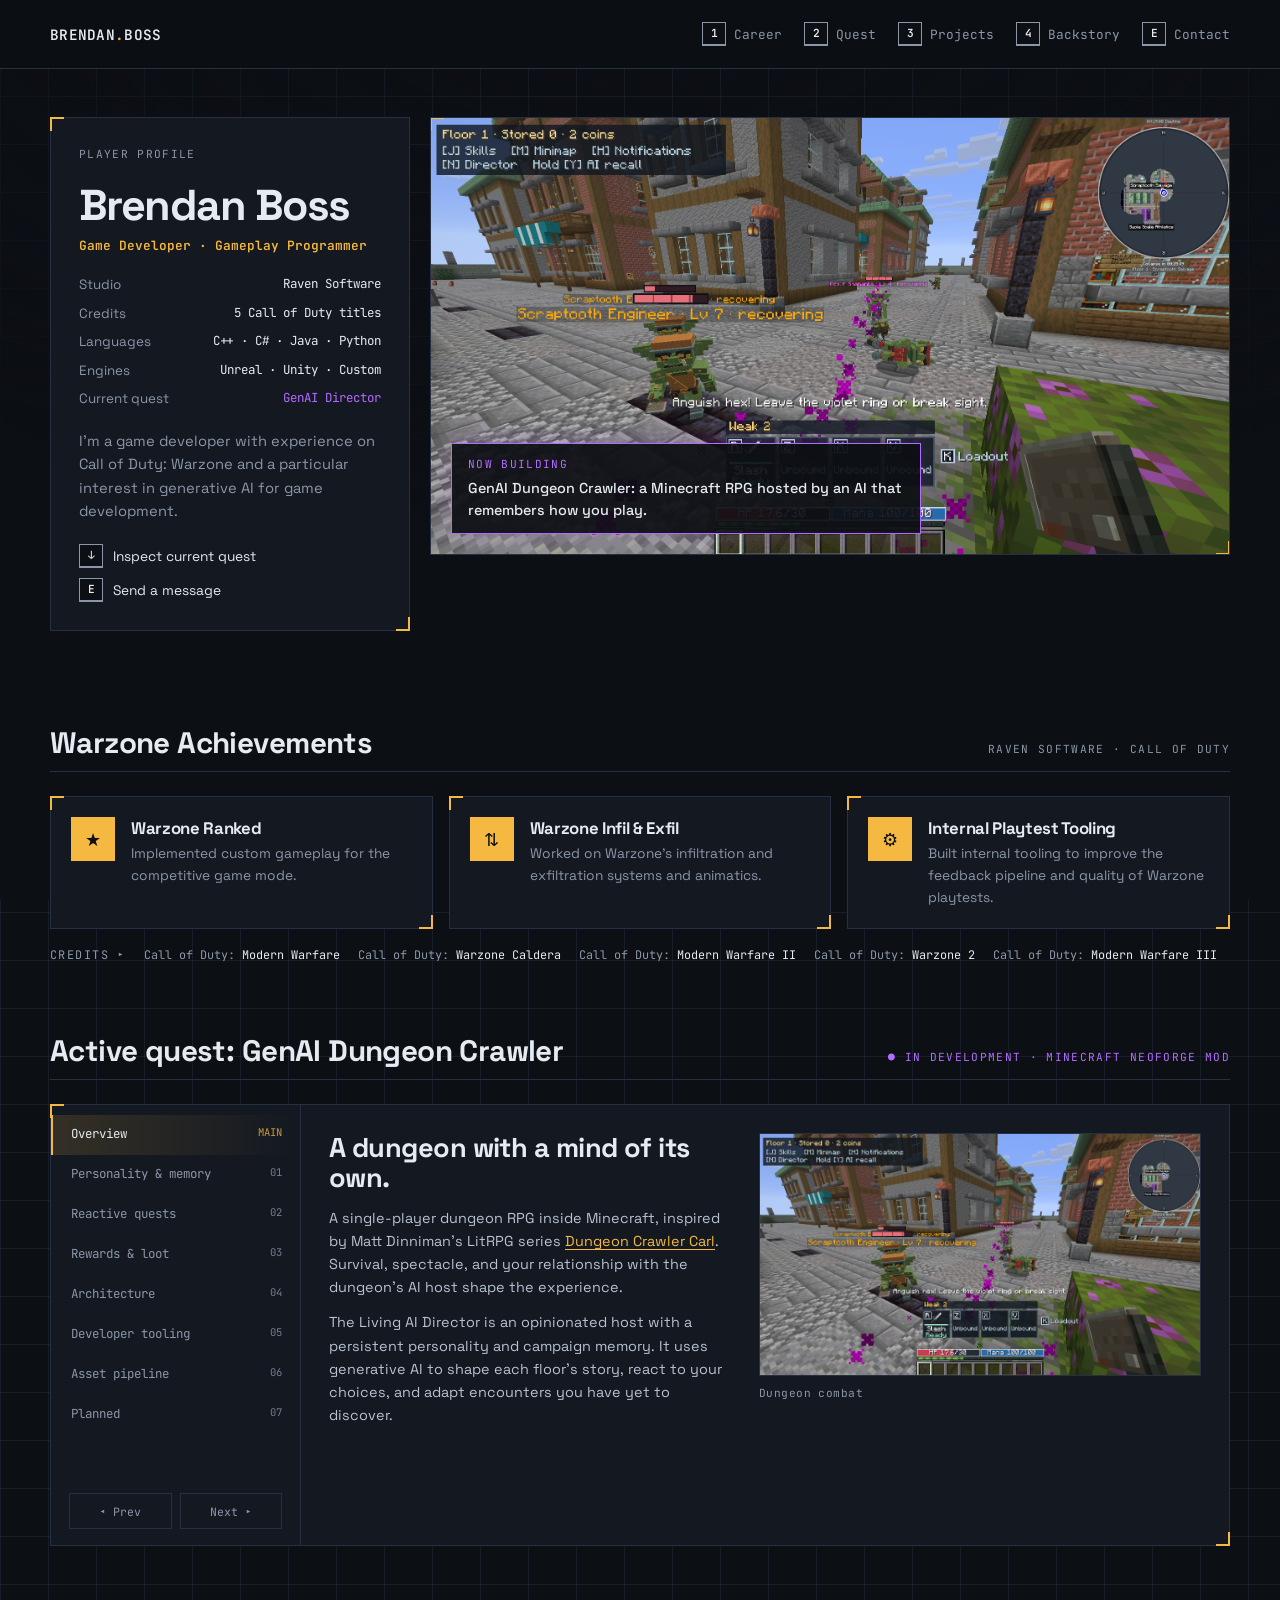
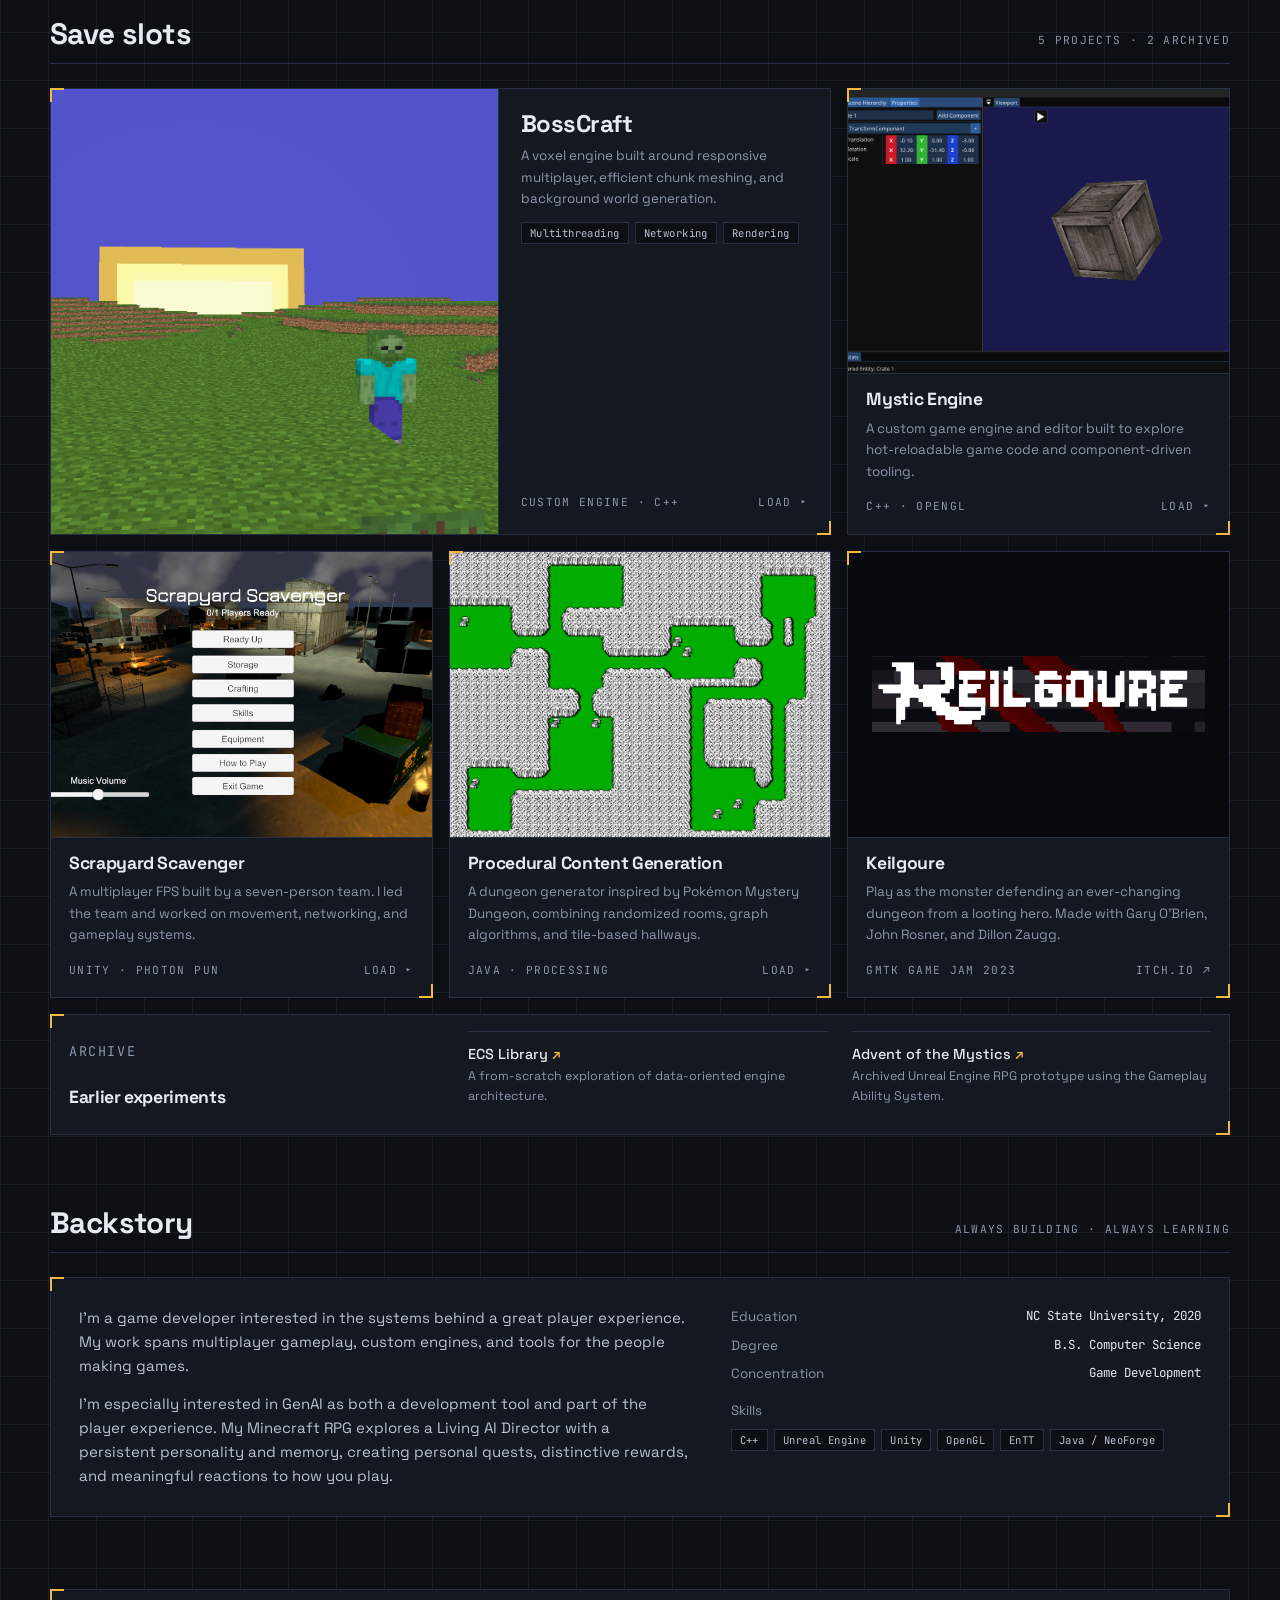
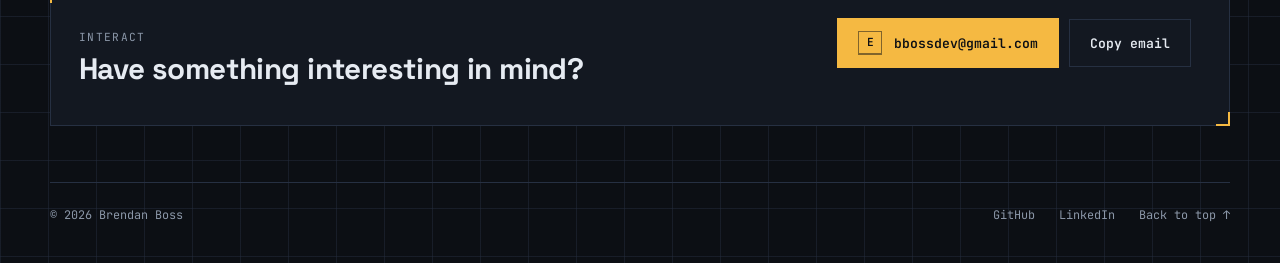
<file: index.html>
<!DOCTYPE html>
<html lang="en">
<head>
  <meta charset="utf-8">
  <meta name="viewport" content="width=device-width, initial-scale=1">
  <meta name="description" content="Brendan Boss, game developer exploring generative AI for games. Call of Duty: Warzone experience, custom engines, multiplayer systems, and GenAI Dungeon Crawler.">
  <meta name="author" content="Brendan Boss">
  <meta name="theme-color" content="#0c0f14">
  <meta property="og:type" content="website">
  <meta property="og:title" content="Brendan Boss | Game Development & GenAI">
  <meta property="og:description" content="Game development experience on Call of Duty: Warzone, custom engines, and a growing interest in generative AI for games. Explore Brendan Boss’s work and GenAI Dungeon Crawler.">
  <meta property="og:url" content="https://likethebossone.github.io/">
  <meta property="og:image" content="https://likethebossone.github.io/assets/img/portfolio/ai-minecraft/gameplay-8ce22878163d.png">
  <meta property="og:image:alt" content="Minecraft RPG combat against Scraptooth goblins in a dungeon street, with spell effects, a minimap, and health and mana bars.">
  <link rel="canonical" href="https://likethebossone.github.io/">
  <link rel="icon" type="image/svg+xml" href="assets/img/favicon.svg">
  <link rel="icon" type="image/x-icon" href="assets/img/favicon.ico">
  <link rel="preconnect" href="https://fonts.googleapis.com">
  <link rel="preconnect" href="https://fonts.gstatic.com" crossorigin>
  <link rel="stylesheet" href="https://fonts.googleapis.com/css2?family=JetBrains+Mono:wght@400;600&family=Space+Grotesk:wght@400;500;700&display=swap">
  <link rel="stylesheet" href="css/styles.css">
  <script src="js/scripts.js" defer></script>
  <title>Brendan Boss | Game Development & GenAI</title>
</head>
<body id="page-top">
  <a class="skip-link" href="#main">Skip to content</a>
  <header class="site-header">
    <div class="container nav-layout">
      <a class="brand" href="#page-top" aria-label="Brendan Boss, home">BRENDAN<span aria-hidden="true">.</span>BOSS</a>
      <button class="menu-toggle" aria-expanded="false" aria-controls="site-nav" hidden>Menu <span aria-hidden="true">+</span></button>
      <nav id="site-nav" class="site-nav" aria-label="Main navigation">
        <a href="#professional" data-hotkey="1"><span class="key" aria-hidden="true">1</span>Career</a>
        <a href="#ai-minecraft" data-hotkey="2"><span class="key" aria-hidden="true">2</span>Quest</a>
        <a href="#portfolio" data-hotkey="3"><span class="key" aria-hidden="true">3</span>Projects</a>
        <a href="#about" data-hotkey="4"><span class="key" aria-hidden="true">4</span>Backstory</a>
        <a href="#contact" data-hotkey="e"><span class="key" aria-hidden="true">E</span>Contact</a>
      </nav>
    </div>
  </header>

  <main id="main">
    <section class="hero container" aria-labelledby="hero-title">
      <div class="frame player-card">
        <p class="label">Player profile</p>
        <div>
          <h1 id="hero-title">Brendan Boss</h1>
          <p class="player-class">Game Developer · Gameplay Programmer</p>
        </div>
        <dl class="stats">
          <div><dt>Studio</dt><dd>Raven Software</dd></div>
          <div><dt>Credits</dt><dd>5 Call of Duty titles</dd></div>
          <div><dt>Languages</dt><dd>C++ · C# · Java · Python</dd></div>
          <div><dt>Engines</dt><dd>Unreal · Unity · Custom</dd></div>
          <div><dt>Current quest</dt><dd><a href="#ai-minecraft">GenAI Director</a></dd></div>
        </dl>
        <p class="player-intro">I’m a game developer with experience on Call of Duty: Warzone and a particular interest in generative AI for game development.</p>
        <div class="player-actions">
          <a href="#ai-minecraft"><span class="key" aria-hidden="true">↓</span>Inspect current quest</a>
          <a href="#contact"><span class="key" aria-hidden="true">E</span>Send a message</a>
        </div>
      </div>
      <figure class="frame hero-shot">
        <a href="#ai-minecraft" aria-label="Explore GenAI Dungeon Crawler">
          <img src="assets/img/portfolio/ai-minecraft/gameplay-8ce22878163d.png" width="1903" height="1040" alt="Minecraft RPG combat against Scraptooth goblins in a dungeon street, with spell effects, a minimap, and health and mana bars." fetchpriority="high">
        </a>
        <figcaption class="toast"><span class="label">Now building</span><span>GenAI Dungeon Crawler: a Minecraft RPG hosted by an AI that remembers how you play.</span></figcaption>
      </figure>
    </section>

    <section class="section container" id="professional" aria-labelledby="experience-title">
      <div class="section-head"><h2 id="experience-title">Warzone Achievements</h2><p class="label">Raven Software · Call of Duty</p></div>
      <div class="achievements">
        <article class="frame achievement"><span class="achievement-icon" aria-hidden="true">★</span><div><h3>Warzone Ranked</h3><p>Implemented custom gameplay for the competitive game mode.</p></div></article>
        <article class="frame achievement"><span class="achievement-icon" aria-hidden="true">⇅</span><div><h3>Warzone Infil &amp; Exfil</h3><p>Worked on Warzone’s infiltration and exfiltration systems and animatics.</p></div></article>
        <article class="frame achievement"><span class="achievement-icon" aria-hidden="true">⚙</span><div><h3>Internal Playtest Tooling</h3><p>Built internal tooling to improve the feedback pipeline and quality of Warzone playtests.</p></div></article>
      </div>
      <div class="credits"><h3>Credits</h3><ul><li><span>Call of Duty:</span> Modern Warfare</li><li><span>Call of Duty:</span> Warzone Caldera</li><li><span>Call of Duty:</span> Modern Warfare II</li><li><span>Call of Duty:</span> Warzone 2</li><li><span>Call of Duty:</span> Modern Warfare III</li></ul></div>
    </section>

    <section class="section container" id="ai-minecraft" aria-labelledby="ai-title">
      <div class="section-head"><h2 id="ai-title">Active quest: GenAI Dungeon Crawler</h2><p class="label status">In development · Minecraft NeoForge mod</p></div>
      <article class="frame ai-feature">
        <div class="ai-selector" hidden>
          <div class="ai-tabs" role="tablist" aria-label="GenAI Dungeon Crawler sections" aria-orientation="vertical"></div>
          <div class="ai-step-controls"><button type="button" data-ai-step="-1" aria-label="Previous section">◂ Prev</button><button type="button" data-ai-step="1" aria-label="Next section">Next ▸</button></div>
        </div>
        <div class="ai-panels">
          <section class="ai-panel" id="ai-panel-overview" data-label="Overview" aria-labelledby="ai-overview-title">
            <div class="ai-copy">
              <h3 id="ai-overview-title">A dungeon with a mind of its own.</h3>
              <div class="ai-description"><p>A single-player dungeon RPG inside Minecraft, inspired by Matt Dinniman’s LitRPG series <a href="https://mattdinniman.com/books/dungeon-crawler-carl/"><cite>Dungeon Crawler Carl</cite></a>. Survival, spectacle, and your relationship with the dungeon’s AI host shape the experience.</p><p>The Living AI Director is an opinionated host with a persistent personality and campaign memory. It uses generative AI to shape each floor’s story, react to your choices, and adapt encounters you have yet to discover.</p></div>
            </div>
            <figure class="ai-capture">
              <a href="assets/img/portfolio/ai-minecraft/gameplay-8ce22878163d.png" aria-label="View dungeon combat at full size"><img src="assets/img/portfolio/ai-minecraft/gameplay-8ce22878163d.png" width="1903" height="1040" alt="Minecraft RPG combat against Scraptooth goblins in a dungeon street, with spell effects, a minimap, and health and mana bars." loading="lazy"></a>
              <figcaption>Dungeon combat</figcaption>
            </figure>
          </section>
          <section class="ai-panel" id="ai-panel-relationship" data-label="Personality & memory" aria-labelledby="ai-relationship-title">
            <div class="ai-copy">
              <h3 id="ai-relationship-title">Personality & memory</h3>
              <div class="ai-description"><p>The System AI has a persistent personality, but its opinion of you can change. The tactics you repeat and the choices you make become part of your shared history, giving its sarcasm, grudging respect, and later callbacks something personal to draw on.</p><p>That relationship is grounded in confirmed gameplay. The host’s identity, changing attitude, and supporting events are saved separately, so a new remark doesn’t rewrite what happened—and a different approach can give it reason to reconsider.</p></div>
            </div>
            <figure class="ai-capture">
              <a href="assets/img/portfolio/ai-minecraft/host-reactions.png" aria-label="View the System AI's recent reactions at full size"><img src="assets/img/portfolio/ai-minecraft/host-reactions.png" width="1280" height="720" alt="System AI recall overlay with original comments about Scraptooth Salvage, a clue, and the player's earned box." loading="lazy"></a>
              <figcaption>System AI · Recent reactions</figcaption>
            </figure>
          </section>
          <section class="ai-panel" id="ai-panel-quests" data-label="Reactive quests" aria-labelledby="ai-quests-title">
            <div class="ai-copy">
              <h3 id="ai-quests-title">Reactive quests</h3>
              <div class="ai-description"><p>A discovery, close call, or unusual tactic can become the starting point for an optional quest. The AI chooses an objective from the dungeon’s available interactions and gives it a title, introduction, and voice of its own.</p><p>Those objectives refer to real places, enemies, and objects. Before a quest appears, the game checks its targets, prerequisites, remaining time, and ownership. A past accomplishment can inspire the next challenge; it cannot automatically complete it.</p></div>
            </div>
            <figure class="ai-capture">
              <a href="assets/img/portfolio/ai-minecraft/loose-teeth-quest.png" aria-label="View the Loose Teeth, Loose Ends quest at full size"><img src="assets/img/portfolio/ai-minecraft/loose-teeth-quest.png" width="1280" height="720" alt="Loose Teeth, Loose Ends quest with an objective to read a clue in the Scraptooth boss compound." loading="lazy"></a>
              <figcaption>Loose Teeth, Loose Ends · Side quest</figcaption>
            </figure>
          </section>
          <section class="ai-panel" id="ai-panel-rewards" data-label="Rewards & loot" aria-labelledby="ai-rewards-title">
            <div class="ai-copy">
              <h3 id="ai-rewards-title">Achievements & personalized loot</h3>
              <div class="ai-description"><p>The AI can recognize an unusual combination of actions with an original achievement, beyond a fixed checklist. It decides whether the moment deserves an award, then delivers its verdict with a punchline, a mock accolade, or backhanded praise.</p><p>Rewards can include custom equipment with original names, flavor, and useful properties. Recent actions, practiced skills, and current gear inform the selection. The game validates each allocation, saves the box’s contents, and ensures that opening it cannot pay out twice.</p></div>
            </div>
            <div class="ai-capture-grid">
              <figure class="ai-capture">
                <a href="assets/img/portfolio/ai-minecraft/one-kill-two-fuses.png" aria-label="View the One Kill, Two Fuses achievement at full size"><img src="assets/img/portfolio/ai-minecraft/one-kill-two-fuses.png" width="1280" height="720" alt="One Kill, Two Fuses achievement with sarcastic AI commentary and its opened reward." loading="lazy"></a>
                <figcaption>One Kill, Two Fuses · Achievement</figcaption>
              </figure>
              <figure class="ai-capture">
                <a href="assets/img/portfolio/ai-minecraft/overzealous-fuse-kit.png" aria-label="View the Overzealous Fuse Kit tooltip at full size"><img src="assets/img/portfolio/ai-minecraft/overzealous-fuse-kit.png" width="1280" height="720" alt="Overzealous Fuse Kit tooltip showing plus two Magic Missile levels and plus one Dexterity." loading="lazy"></a>
                <figcaption>Overzealous Fuse Kit · Custom loot</figcaption>
              </figure>
            </div>
          </section>
          <section class="ai-panel" id="ai-panel-architecture" data-label="Architecture" aria-labelledby="ai-architecture-title">
            <div class="ai-copy">
              <h3 id="ai-architecture-title">Runtime architecture</h3>
              <div class="ai-description"><p>I chose Minecraft with NeoForge for its broad event bus: native hooks into the player’s actions and the surrounding world. Confirmed events feed the Director’s memory and give its decisions context.</p><p>The model proposes actions through a supported vocabulary. Game code checks whether they are legal in the current state before committing them. This gives the host room to improvise while preserving active fights, completed objectives, and earned rewards. Delayed responses are checked again so an old proposal cannot change a run that has moved on.</p></div>
            </div>
            <ol class="ai-pipeline" aria-label="From gameplay to a saved AI-directed outcome">
              <li><span>Observe</span><strong>Game events</strong><small>Confirmed actions and outcomes</small></li>
              <li><span>Remember</span><strong>Relevant context</strong><small>History, personality, available actions</small></li>
              <li><span>Generate</span><strong>AI proposal</strong><small>An objective, reward, or reaction</small></li>
              <li><span>Validate</span><strong>Game rules</strong><small>Targets, budgets, ownership, timing</small></li>
              <li><span>Commit</span><strong>Saved outcome</strong><small>Persistent state and delivery records</small></li>
            </ol>
          </section>
          <section class="ai-panel" id="ai-panel-workbench" data-label="Developer tooling" aria-labelledby="ai-workbench-title">
            <div class="ai-copy">
              <h3 id="ai-workbench-title">Developer tooling</h3>
              <div class="ai-description"><p>Every session records how the Director responds. An in-game event log and a local experiment workbench let me follow the evidence behind a request, inspect the model’s response, and see why the game accepted, repaired, or rejected it.</p><p>The workbench brings together request history, retries, latency, and reported usage and cost. That makes it possible to investigate both engineering failures and creative problems, such as a host that keeps repeating the same joke. Successful generation and successful reward delivery are tracked separately.</p></div>
            </div>
            <figure class="ai-capture">
              <a href="assets/img/portfolio/ai-minecraft/quest-inspection.png" aria-label="View the generated quest's saved conditions at full size"><img src="assets/img/portfolio/ai-minecraft/quest-inspection.png" width="1280" height="720" alt="In-game inspection of Loose Teeth, Loose Ends, showing its discovery trigger, exact objective, expiry, and reward delivery state." loading="lazy"></a>
              <figcaption>Quest inspector · Saved conditions</figcaption>
            </figure>
          </section>
          <section class="ai-panel" id="ai-panel-assets" data-label="Asset pipeline" aria-labelledby="ai-assets-title">
            <div class="ai-copy">
              <h3 id="ai-assets-title">Asset creation</h3>
              <h4>Meet the Scraptooth Goblin</h4>
              <div class="ai-description"><p>An early-floor enemy, built entirely with AI. Its model, textures, rigging, and animations are all generated as part of our custom asset pipeline.</p><p>That pipeline runs from Blockbench through GeckoLib into Minecraft, bringing custom creatures into the dungeon. Here, the Scraptooth Goblin shows off its generated walk cycle.</p></div>
            </div>
            <figure class="ai-capture ai-asset-demo">
              <video controls muted loop playsinline preload="metadata" poster="assets/img/portfolio/ai-minecraft/scraptooth-goblin.png" aria-label="Scraptooth Goblin walk animation">
                <source src="assets/video/ai-minecraft/scraptooth-goblin-walk.mp4" type="video/mp4">
                <a href="assets/video/ai-minecraft/scraptooth-goblin-walk.mp4">Watch the Scraptooth Goblin walk animation.</a>
              </video>
              <figcaption>Scraptooth Goblin · Walk cycle</figcaption>
            </figure>
          </section>
          <section class="ai-panel" id="ai-panel-future" data-label="Planned" aria-labelledby="ai-future-title">
            <div class="ai-copy">
              <h3 id="ai-future-title">Planned additions</h3>
              <div class="ai-description"><p>Objectives not yet unlocked. Each one keeps the same rule as the rest of the Director: the AI proposes, and the game decides what is allowed.</p></div>
            </div>
            <ul class="ai-objectives">
              <li><h4>Characters with their own agendas</h4><p>Recurring NPCs with distinct goals, relationships, and knowledge—characters who can remember your help, disagree with the host, and want different outcomes.</p></li>
              <li><h4>Bargains that change the game</h4><p>Negotiation that changes supported quest terms, services, or rewards, with explicit commitments the game can enforce and characters can remember.</p></li>
              <li><h4>Deliberate encounter difficulty</h4><p>Director control over future enemy levels: easier encounters, harder optional threats, or stronger rivals, within defined limits that preserve revealed enemies and active fights.</p></li>
            </ul>
          </section>
        </div>
      </article>
    </section>

    <section class="section container" id="portfolio" aria-labelledby="projects-title">
      <div class="section-head"><h2 id="projects-title">Save slots</h2><p class="label">5 projects · 2 archived</p></div>
      <div class="slots">
        <article class="frame slot slot-wide">
          <a class="slot-thumb" href="projects/bosscraft.html" tabindex="-1" aria-hidden="true"><img src="assets/img/portfolio/bosscraft-new.png" width="1914" height="1049" alt="" loading="lazy"></a>
          <div class="slot-info"><h3><a href="projects/bosscraft.html">BossCraft</a></h3><p>A voxel engine built around responsive multiplayer, efficient chunk meshing, and background world generation.</p><ul class="tags" aria-label="Project focuses"><li>Multithreading</li><li>Networking</li><li>Rendering</li></ul><div class="slot-meta label"><span>Custom engine · C++</span><span aria-hidden="true">Load ▸</span></div></div>
        </article>
        <article class="frame slot">
          <a class="slot-thumb" href="projects/mystic.html" tabindex="-1" aria-hidden="true"><img src="assets/img/portfolio/mysticEngine.png" width="1018" height="711" alt="" loading="lazy"></a>
          <div class="slot-info"><h3><a href="projects/mystic.html">Mystic Engine</a></h3><p>A custom game engine and editor built to explore hot-reloadable game code and component-driven tooling.</p><div class="slot-meta label"><span>C++ · OpenGL</span><span aria-hidden="true">Load ▸</span></div></div>
        </article>
        <article class="frame slot">
          <a class="slot-thumb" href="projects/scrapyard-scavenger.html" tabindex="-1" aria-hidden="true"><img src="assets/img/portfolio/scrapyard.png" width="1415" height="972" alt="" loading="lazy"></a>
          <div class="slot-info"><h3><a href="projects/scrapyard-scavenger.html">Scrapyard Scavenger</a></h3><p>A multiplayer FPS built by a seven-person team. I led the team and worked on movement, networking, and gameplay systems.</p><div class="slot-meta label"><span>Unity · Photon PUN</span><span aria-hidden="true">Load ▸</span></div></div>
        </article>
        <article class="frame slot">
          <a class="slot-thumb" href="projects/pcg.html" tabindex="-1" aria-hidden="true"><img src="assets/img/portfolio/pcg.png" width="495" height="351" alt="" loading="lazy"></a>
          <div class="slot-info"><h3><a href="projects/pcg.html">Procedural Content Generation</a></h3><p>A dungeon generator inspired by Pokémon Mystery Dungeon, combining randomized rooms, graph algorithms, and tile-based hallways.</p><div class="slot-meta label"><span>Java · Processing</span><span aria-hidden="true">Load ▸</span></div></div>
        </article>
        <article class="frame slot slot-logo" id="keilgoure">
          <a class="slot-thumb" href="https://dizee5.itch.io/keilgoure" tabindex="-1" aria-hidden="true"><img src="assets/img/portfolio/keilgoure.png" width="2304" height="526" alt="" loading="lazy"></a>
          <div class="slot-info"><h3><a href="https://dizee5.itch.io/keilgoure">Keilgoure</a></h3><p>Play as the monster defending an ever-changing dungeon from a looting hero. Made with Gary O’Brien, John Rosner, and Dillon Zaugg.</p><div class="slot-meta label"><span>GMTK Game Jam 2023</span><span aria-hidden="true">itch.io ↗</span></div></div>
        </article>
        <article class="frame slot slot-archive">
          <div class="slot-info">
            <p class="label">Archive</p>
            <h3>Earlier experiments</h3>
            <ul class="archive-list">
              <li><a href="https://github.com/LikeTheBossOne/ECS-Engine"><strong>ECS Library</strong><small>A from-scratch exploration of data-oriented engine architecture.</small></a></li>
              <li><a href="https://github.com/LikeTheBossOne/AdventOfTheMystics"><strong>Advent of the Mystics</strong><small>Archived Unreal Engine RPG prototype using the Gameplay Ability System.</small></a></li>
            </ul>
          </div>
        </article>
      </div>
    </section>

    <section class="section container" id="about" aria-labelledby="about-title">
      <div class="section-head"><h2 id="about-title">Backstory</h2><p class="label">Always building · Always learning</p></div>
      <div class="frame backstory">
        <div class="about-copy">
          <p>I’m a game developer interested in the systems behind a great player experience. My work spans multiplayer gameplay, custom engines, and tools for the people making games.</p>
          <p>I’m especially interested in GenAI as both a development tool and part of the player experience. My Minecraft RPG explores a Living AI Director with a persistent personality and memory, creating personal quests, distinctive rewards, and meaningful reactions to how you play.</p>
        </div>
        <dl class="stats">
          <div><dt>Education</dt><dd>NC State University, 2020</dd></div>
          <div><dt>Degree</dt><dd>B.S. Computer Science</dd></div>
          <div><dt>Concentration</dt><dd>Game Development</dd></div>
          <div class="stats-skills"><dt>Skills</dt><dd><ul class="tags" aria-label="Technologies"><li>C++</li><li>Unreal Engine</li><li>Unity</li><li>OpenGL</li><li>EnTT</li><li>Java / NeoForge</li></ul></dd></div>
        </dl>
      </div>
    </section>

    <section class="container" id="contact" aria-labelledby="contact-title">
      <div class="frame contact">
        <div><p class="label">Interact</p><h2 id="contact-title">Have something interesting in mind?</h2></div>
        <div class="contact-options">
          <a class="button button-primary" href="mailto:bbossdev@gmail.com" aria-label="Email Brendan at bbossdev@gmail.com"><span class="key" aria-hidden="true">E</span><span id="contact-email">bbossdev@gmail.com</span></a>
          <button class="button copy-email" type="button" hidden>Copy email</button>
          <p class="copy-status" role="status" aria-live="polite"></p>
        </div>
      </div>
    </section>
  </main>
  <footer class="site-footer container"><span>© <span data-year>2026</span> Brendan Boss</span><div><a href="https://github.com/LikeTheBossOne">GitHub</a><a href="https://www.linkedin.com/in/brendanboss/">LinkedIn</a><a href="#page-top">Back to top ↑</a></div></footer>
</body>
</html>
</file>
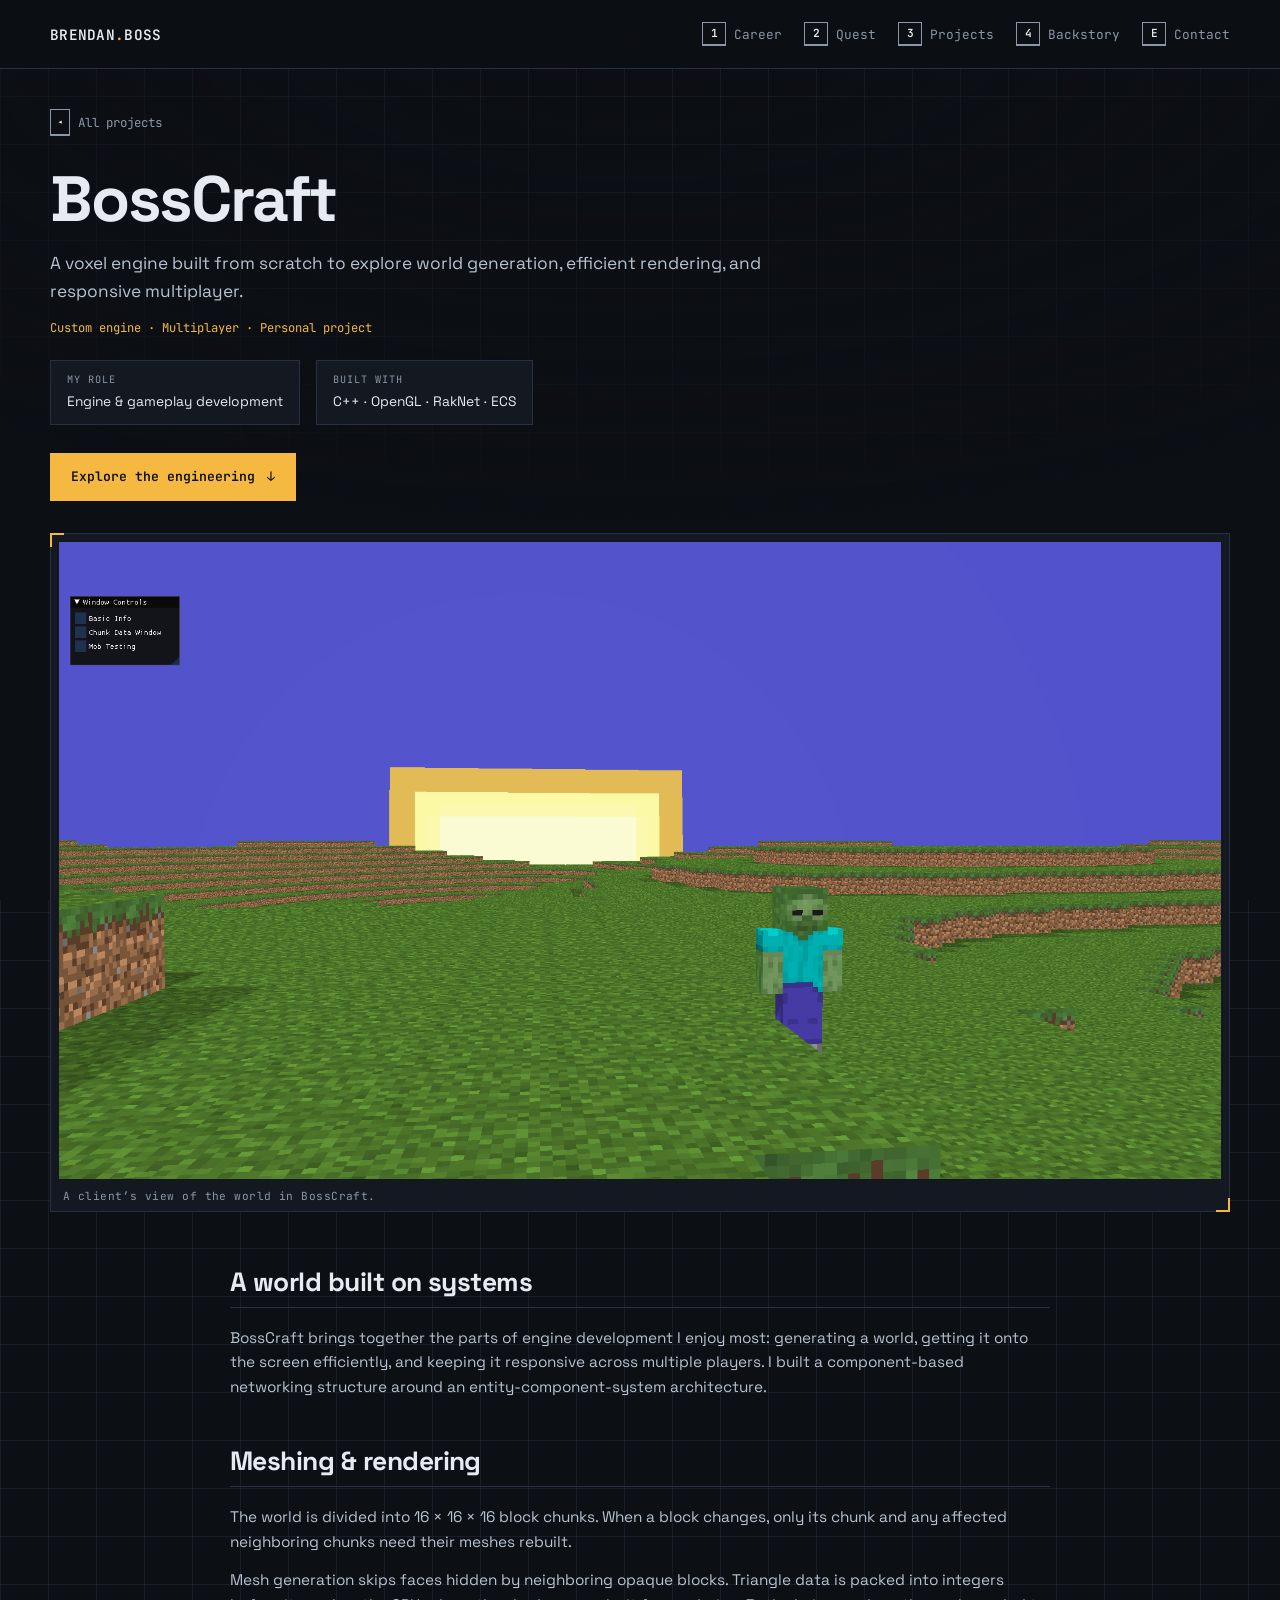
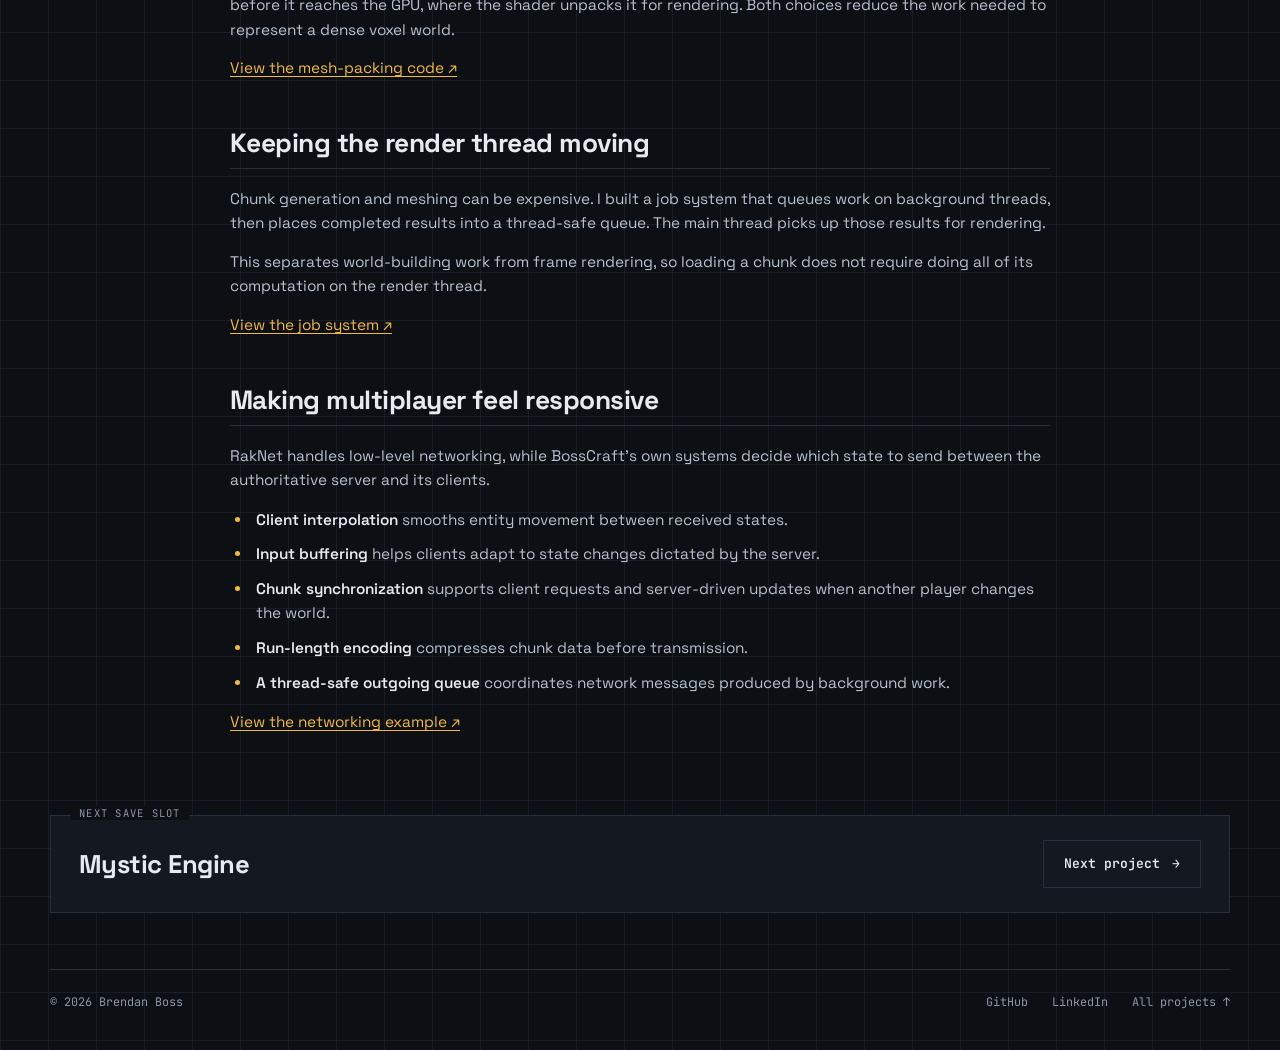
<file: projects/bosscraft.html>
<!DOCTYPE html>
<html lang="en">
<head>
  <meta charset="utf-8">
  <meta name="viewport" content="width=device-width, initial-scale=1">
  <meta name="description" content="A voxel engine built from scratch to explore world generation, efficient rendering, and responsive multiplayer. Project by Brendan Boss.">
  <meta name="theme-color" content="#0c0f14">
  <meta property="og:title" content="BossCraft | Brendan Boss">
  <meta property="og:description" content="A voxel engine built from scratch to explore world generation, efficient rendering, and responsive multiplayer.">
  <meta property="og:type" content="article">
  <meta property="og:url" content="https://likethebossone.github.io/projects/bosscraft.html">
  <meta property="og:image" content="https://likethebossone.github.io/assets/img/portfolio/bosscraft-new.png">
  <meta property="og:image:alt" content="A voxel sunset over grassy terrain with a zombie in BossCraft.">
  <link rel="canonical" href="https://likethebossone.github.io/projects/bosscraft.html">
  <link rel="icon" type="image/svg+xml" href="../assets/img/favicon.svg">
  <link rel="preconnect" href="https://fonts.googleapis.com">
  <link rel="preconnect" href="https://fonts.gstatic.com" crossorigin>
  <link rel="stylesheet" href="https://fonts.googleapis.com/css2?family=JetBrains+Mono:wght@400;600&family=Space+Grotesk:wght@400;500;700&display=swap">
  <link rel="stylesheet" href="../css/styles.css">
  <script src="../js/scripts.js" defer></script>
  <title>BossCraft | Brendan Boss</title>
</head>
<body id="page-top">
  <a class="skip-link" href="#main">Skip to content</a>
  <header class="site-header"><div class="container nav-layout">
    <a class="brand" href="../index.html" aria-label="Brendan Boss, home">BRENDAN<span aria-hidden="true">.</span>BOSS</a>
    <button class="menu-toggle" aria-expanded="false" aria-controls="site-nav" hidden>Menu <span aria-hidden="true">+</span></button>
    <nav id="site-nav" class="site-nav" aria-label="Main navigation"><a href="../index.html#professional" data-hotkey="1"><span class="key" aria-hidden="true">1</span>Career</a><a href="../index.html#ai-minecraft" data-hotkey="2"><span class="key" aria-hidden="true">2</span>Quest</a><a href="../index.html#portfolio" data-hotkey="3"><span class="key" aria-hidden="true">3</span>Projects</a><a href="../index.html#about" data-hotkey="4"><span class="key" aria-hidden="true">4</span>Backstory</a><a href="../index.html#contact" data-hotkey="e"><span class="key" aria-hidden="true">E</span>Contact</a></nav>
  </div></header>
  <main id="main">
    <header class="case-header container">
      <a class="back-link" href="../index.html#portfolio">All projects</a>
      <h1>BossCraft</h1>
      <p class="case-lead">A voxel engine built from scratch to explore world generation, efficient rendering, and responsive multiplayer.</p>
      <p class="project-meta">Custom engine · Multiplayer · Personal project</p>
      <dl class="case-meta"><div><dt>My role</dt><dd>Engine & gameplay development</dd></div><div><dt>Built with</dt><dd>C++ · OpenGL · RakNet · ECS</dd></div></dl>
      <a class="button button-primary" href="#engineering">Explore the engineering <span aria-hidden="true">↓</span></a>
    </header>
    <figure class="case-cover container"><img src="../assets/img/portfolio/bosscraft-new.png" width="1914" height="1049" alt="A voxel sunset over grassy terrain with a zombie in BossCraft." fetchpriority="high"><figcaption>A client’s view of the world in BossCraft.</figcaption></figure>
    <div class="case-content container" id="engineering">
      <section><h2>A world built on systems</h2><p>BossCraft brings together the parts of engine development I enjoy most: generating a world, getting it onto the screen efficiently, and keeping it responsive across multiple players. I built a component-based networking structure around an entity-component-system architecture.</p></section>
<section><h2>Meshing & rendering</h2><p>The world is divided into 16 × 16 × 16 block chunks. When a block changes, only its chunk and any affected neighboring chunks need their meshes rebuilt.</p><p>Mesh generation skips faces hidden by neighboring opaque blocks. Triangle data is packed into integers before it reaches the GPU, where the shader unpacks it for rendering. Both choices reduce the work needed to represent a dense voxel world.</p><p><a href="https://gist.github.com/LikeTheBossOne/7d8fec139157d810a2591b7d354a1443">View the mesh-packing code ↗</a></p></section>
<section><h2>Keeping the render thread moving</h2><p>Chunk generation and meshing can be expensive. I built a job system that queues work on background threads, then places completed results into a thread-safe queue. The main thread picks up those results for rendering.</p><p>This separates world-building work from frame rendering, so loading a chunk does not require doing all of its computation on the render thread.</p><p><a href="https://gist.github.com/LikeTheBossOne/c4b7bf60acfb7602f047de3cc89d6272">View the job system ↗</a></p></section>
<section><h2>Making multiplayer feel responsive</h2><p>RakNet handles low-level networking, while BossCraft’s own systems decide which state to send between the authoritative server and its clients.</p><ul><li><strong>Client interpolation</strong> smooths entity movement between received states.</li><li><strong>Input buffering</strong> helps clients adapt to state changes dictated by the server.</li><li><strong>Chunk synchronization</strong> supports client requests and server-driven updates when another player changes the world.</li><li><strong>Run-length encoding</strong> compresses chunk data before transmission.</li><li><strong>A thread-safe outgoing queue</strong> coordinates network messages produced by background work.</li></ul><p><a href="https://gist.github.com/LikeTheBossOne/54dff3f90faab173cd3bf505792ee01b">View the networking example ↗</a></p></section>
    </div>
    <div class="case-next container"><div><h2>Mystic Engine</h2></div><a class="button" href="mystic.html">Next project <span aria-hidden="true">→</span></a></div>
  </main>
  <footer class="site-footer container"><span>© <span data-year>2026</span> Brendan Boss</span><div><a href="https://github.com/LikeTheBossOne">GitHub</a><a href="https://www.linkedin.com/in/brendanboss/">LinkedIn</a><a href="../index.html#portfolio">All projects ↑</a></div></footer>
</body>
</html>
</file>
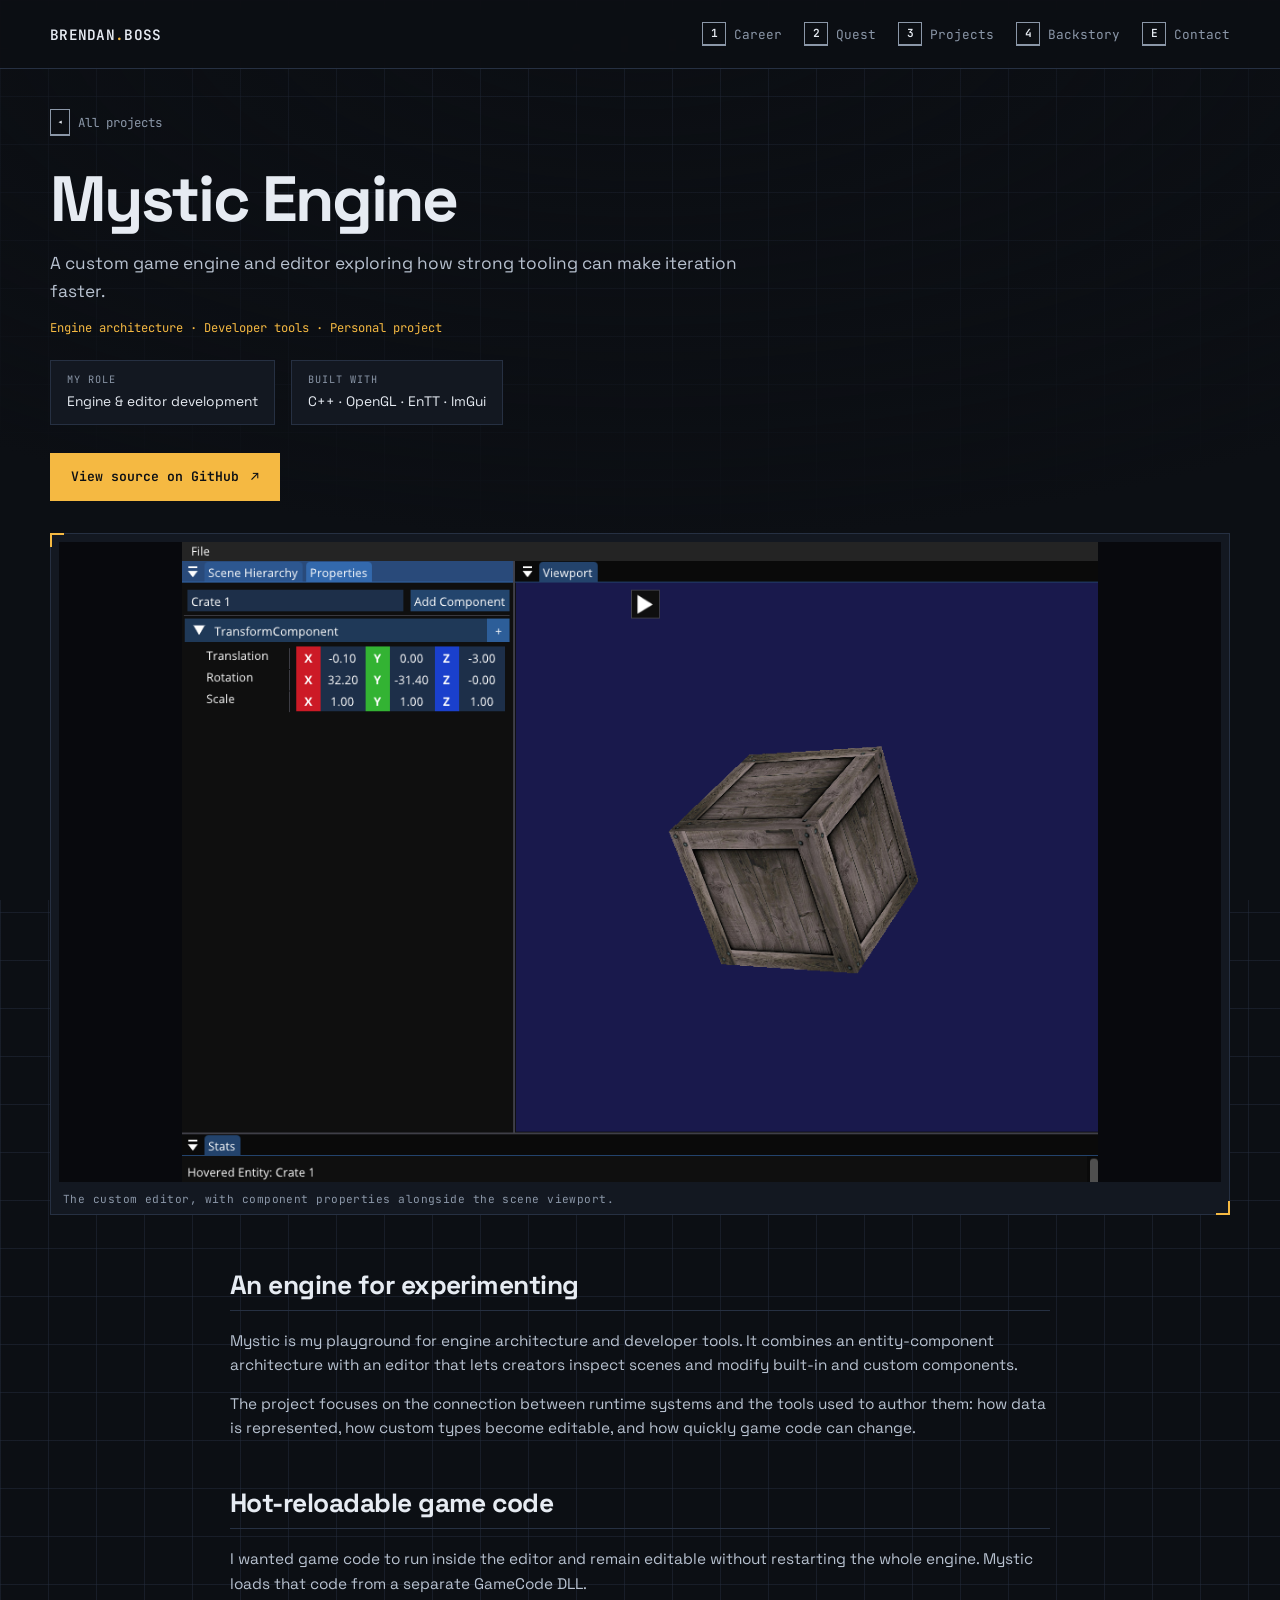
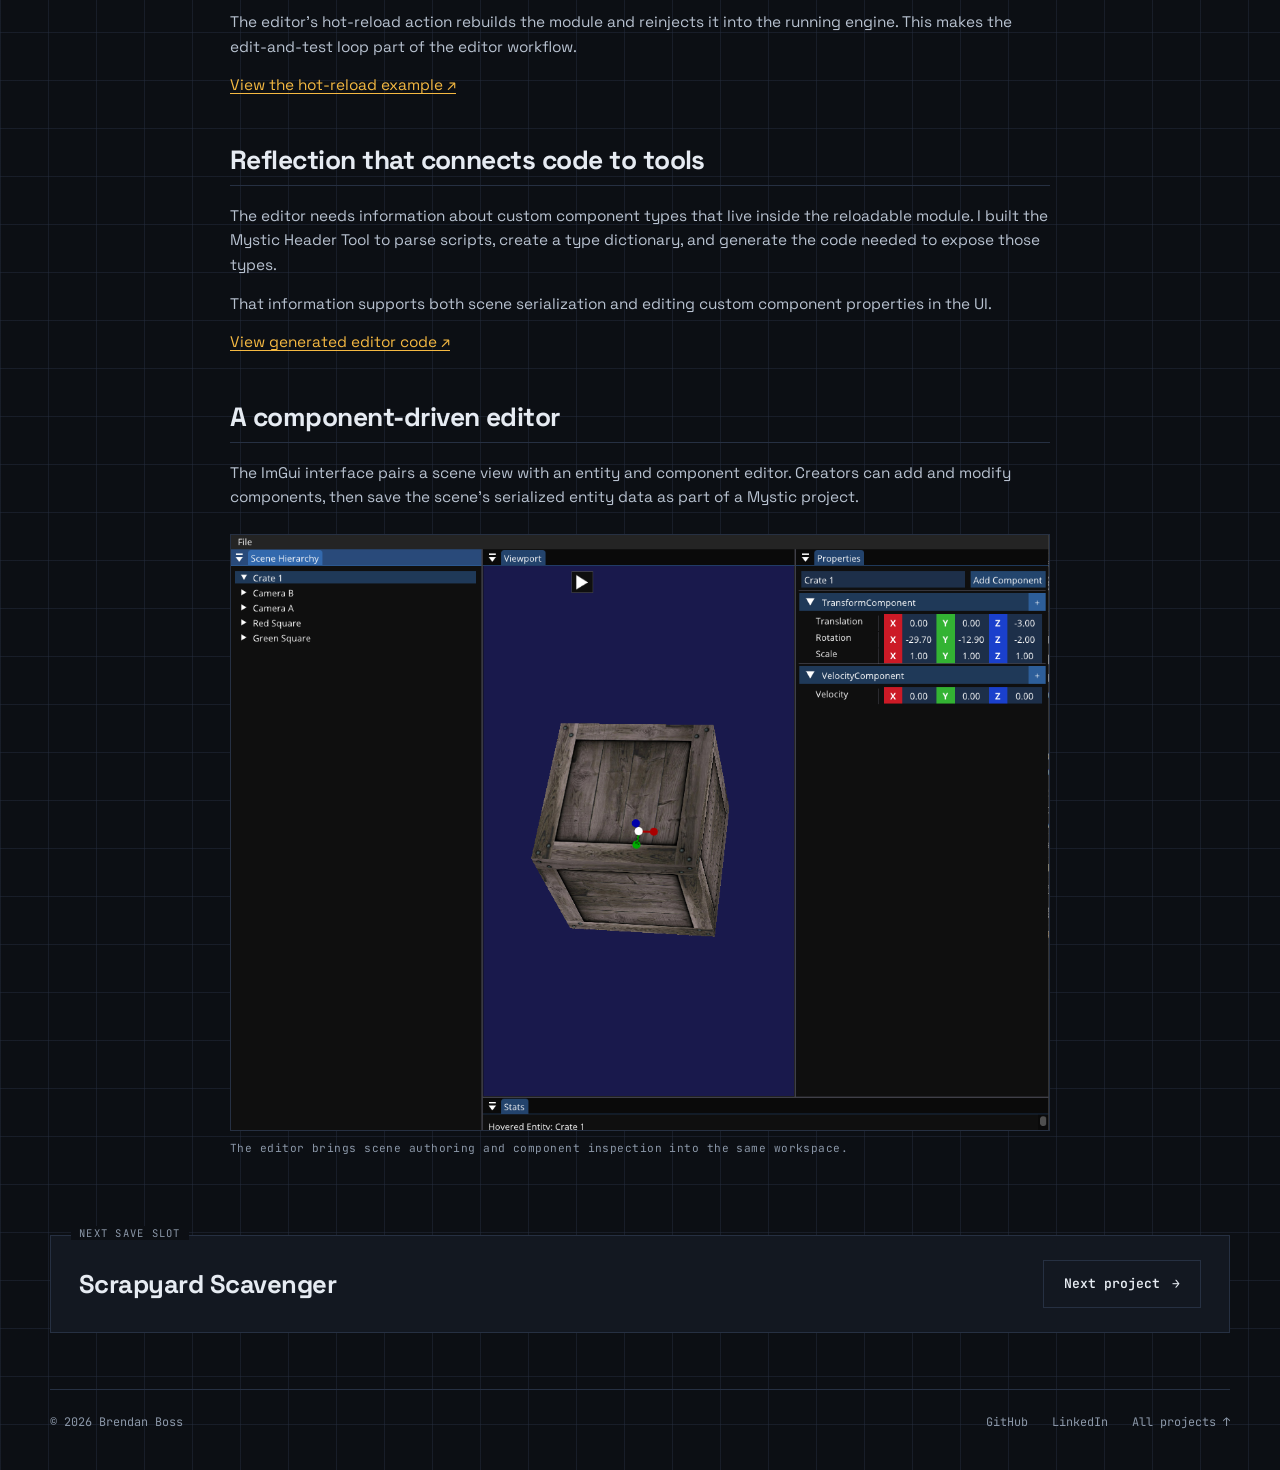
<file: projects/mystic.html>
<!DOCTYPE html>
<html lang="en">
<head>
  <meta charset="utf-8">
  <meta name="viewport" content="width=device-width, initial-scale=1">
  <meta name="description" content="A custom game engine and editor exploring how strong tooling can make iteration faster. Project by Brendan Boss.">
  <meta name="theme-color" content="#0c0f14">
  <meta property="og:title" content="Mystic Engine | Brendan Boss">
  <meta property="og:description" content="A custom game engine and editor exploring how strong tooling can make iteration faster.">
  <meta property="og:type" content="article">
  <meta property="og:url" content="https://likethebossone.github.io/projects/mystic.html">
  <meta property="og:image" content="https://likethebossone.github.io/assets/img/portfolio/mysticEngine.png">
  <meta property="og:image:alt" content="Mystic Engine's scene editor displaying a crate and its transform component.">
  <link rel="canonical" href="https://likethebossone.github.io/projects/mystic.html">
  <link rel="icon" type="image/svg+xml" href="../assets/img/favicon.svg">
  <link rel="preconnect" href="https://fonts.googleapis.com">
  <link rel="preconnect" href="https://fonts.gstatic.com" crossorigin>
  <link rel="stylesheet" href="https://fonts.googleapis.com/css2?family=JetBrains+Mono:wght@400;600&family=Space+Grotesk:wght@400;500;700&display=swap">
  <link rel="stylesheet" href="../css/styles.css">
  <script src="../js/scripts.js" defer></script>
  <title>Mystic Engine | Brendan Boss</title>
</head>
<body id="page-top">
  <a class="skip-link" href="#main">Skip to content</a>
  <header class="site-header"><div class="container nav-layout">
    <a class="brand" href="../index.html" aria-label="Brendan Boss, home">BRENDAN<span aria-hidden="true">.</span>BOSS</a>
    <button class="menu-toggle" aria-expanded="false" aria-controls="site-nav" hidden>Menu <span aria-hidden="true">+</span></button>
    <nav id="site-nav" class="site-nav" aria-label="Main navigation"><a href="../index.html#professional" data-hotkey="1"><span class="key" aria-hidden="true">1</span>Career</a><a href="../index.html#ai-minecraft" data-hotkey="2"><span class="key" aria-hidden="true">2</span>Quest</a><a href="../index.html#portfolio" data-hotkey="3"><span class="key" aria-hidden="true">3</span>Projects</a><a href="../index.html#about" data-hotkey="4"><span class="key" aria-hidden="true">4</span>Backstory</a><a href="../index.html#contact" data-hotkey="e"><span class="key" aria-hidden="true">E</span>Contact</a></nav>
  </div></header>
  <main id="main">
    <header class="case-header container">
      <a class="back-link" href="../index.html#portfolio">All projects</a>
      <h1>Mystic Engine</h1>
      <p class="case-lead">A custom game engine and editor exploring how strong tooling can make iteration faster.</p>
      <p class="project-meta">Engine architecture · Developer tools · Personal project</p>
      <dl class="case-meta"><div><dt>My role</dt><dd>Engine & editor development</dd></div><div><dt>Built with</dt><dd>C++ · OpenGL · EnTT · ImGui</dd></div></dl>
      <a class="button button-primary" href="https://github.com/LikeTheBossOne/Mystic">View source on GitHub <span aria-hidden="true">↗</span></a>
    </header>
    <figure class="case-cover container"><img src="../assets/img/portfolio/mysticEngine.png" width="1018" height="711" alt="Mystic Engine's scene editor displaying a crate and its transform component." fetchpriority="high"><figcaption>The custom editor, with component properties alongside the scene viewport.</figcaption></figure>
    <div class="case-content container">
      <section><h2>An engine for experimenting</h2><p>Mystic is my playground for engine architecture and developer tools. It combines an entity-component architecture with an editor that lets creators inspect scenes and modify built-in and custom components.</p><p>The project focuses on the connection between runtime systems and the tools used to author them: how data is represented, how custom types become editable, and how quickly game code can change.</p></section>
<section><h2>Hot-reloadable game code</h2><p>I wanted game code to run inside the editor and remain editable without restarting the whole engine. Mystic loads that code from a separate GameCode DLL.</p><p>The editor’s hot-reload action rebuilds the module and reinjects it into the running engine. This makes the edit-and-test loop part of the editor workflow.</p><p><a href="https://gist.github.com/LikeTheBossOne/143ee02783cd0c6fed76ca19caf2c010">View the hot-reload example ↗</a></p></section>
<section><h2>Reflection that connects code to tools</h2><p>The editor needs information about custom component types that live inside the reloadable module. I built the Mystic Header Tool to parse scripts, create a type dictionary, and generate the code needed to expose those types.</p><p>That information supports both scene serialization and editing custom component properties in the UI.</p><p><a href="https://gist.github.com/LikeTheBossOne/1b7980df6487bc88160e0760380b47cd">View generated editor code ↗</a></p></section>
<section><h2>A component-driven editor</h2><p>The ImGui interface pairs a scene view with an entity and component editor. Creators can add and modify components, then save the scene’s serialized entity data as part of a Mystic project.</p><figure><img src="../assets/img/portfolio/editor.png" width="1199" height="872" loading="lazy" alt="The Mystic editor with a scene viewport and entity component controls."><figcaption>The editor brings scene authoring and component inspection into the same workspace.</figcaption></figure></section>
    </div>
    <div class="case-next container"><div><h2>Scrapyard Scavenger</h2></div><a class="button" href="scrapyard-scavenger.html">Next project <span aria-hidden="true">→</span></a></div>
  </main>
  <footer class="site-footer container"><span>© <span data-year>2026</span> Brendan Boss</span><div><a href="https://github.com/LikeTheBossOne">GitHub</a><a href="https://www.linkedin.com/in/brendanboss/">LinkedIn</a><a href="../index.html#portfolio">All projects ↑</a></div></footer>
</body>
</html>
</file>
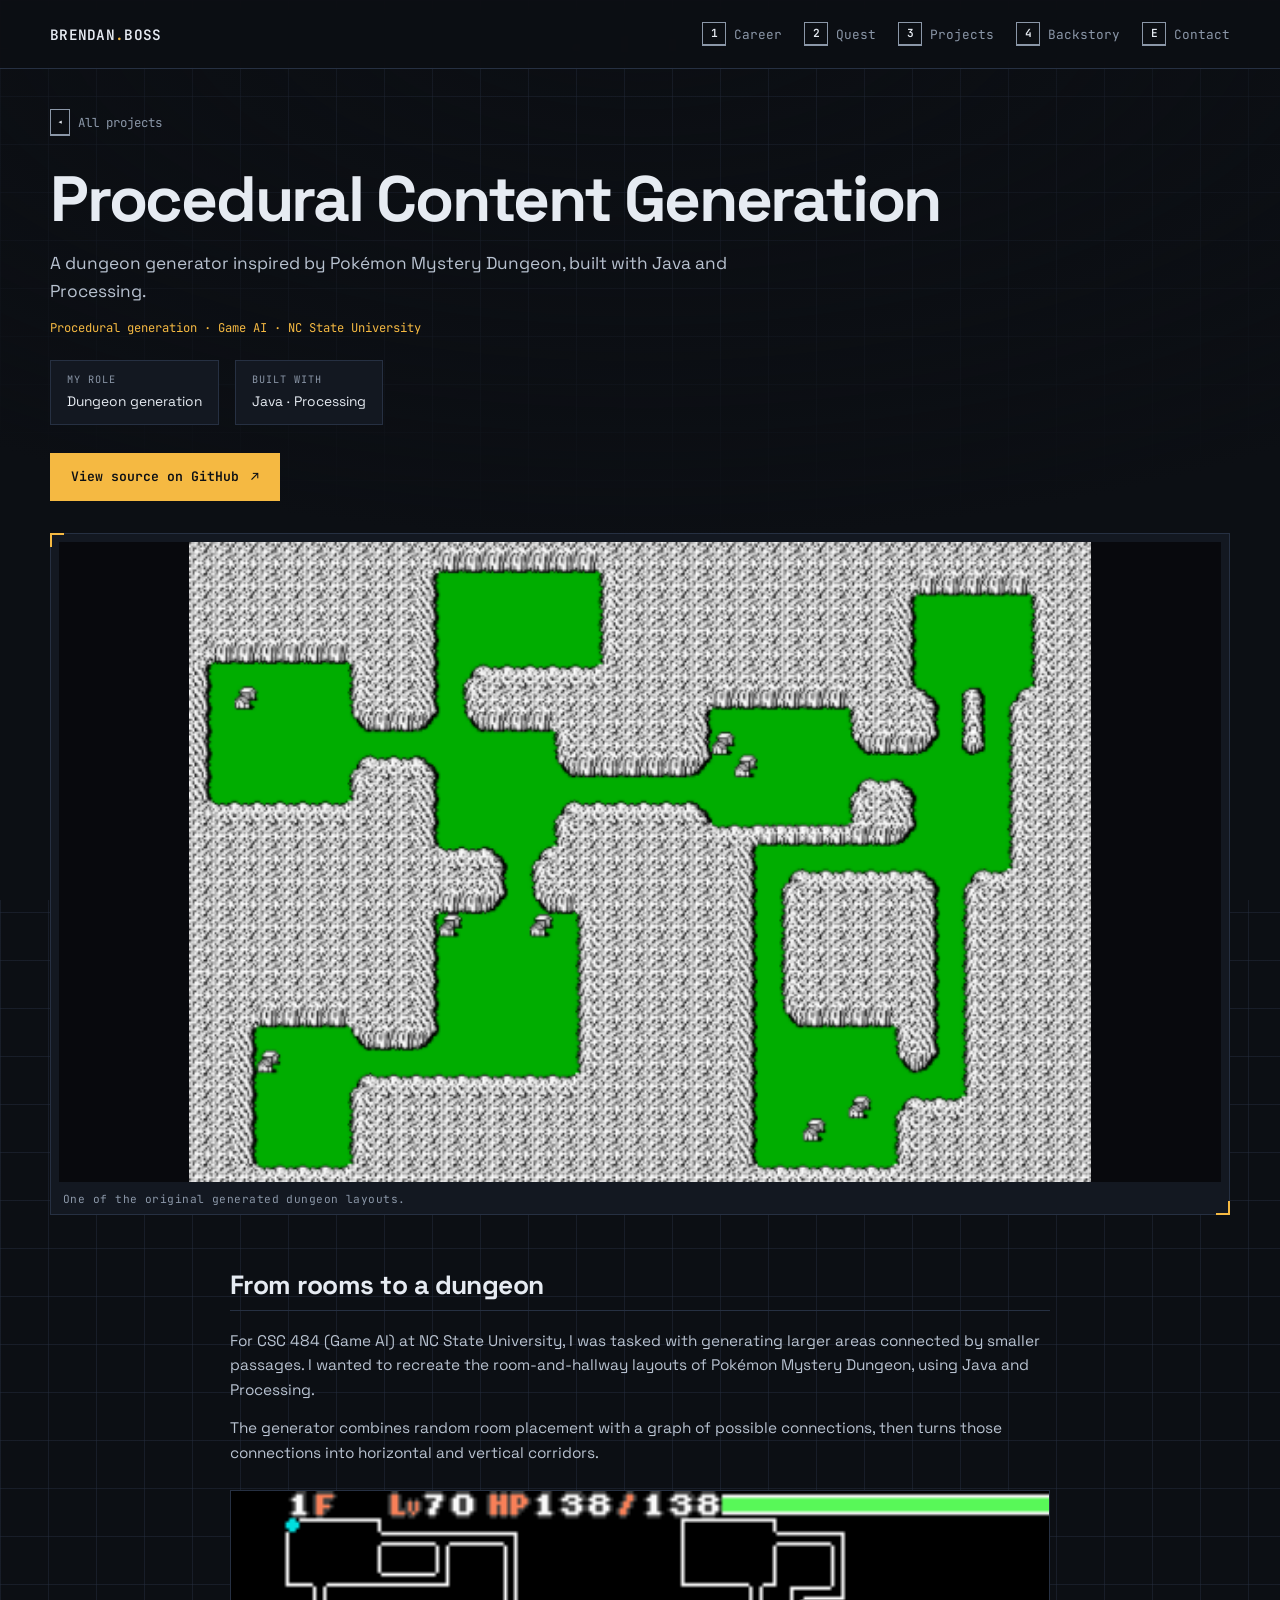
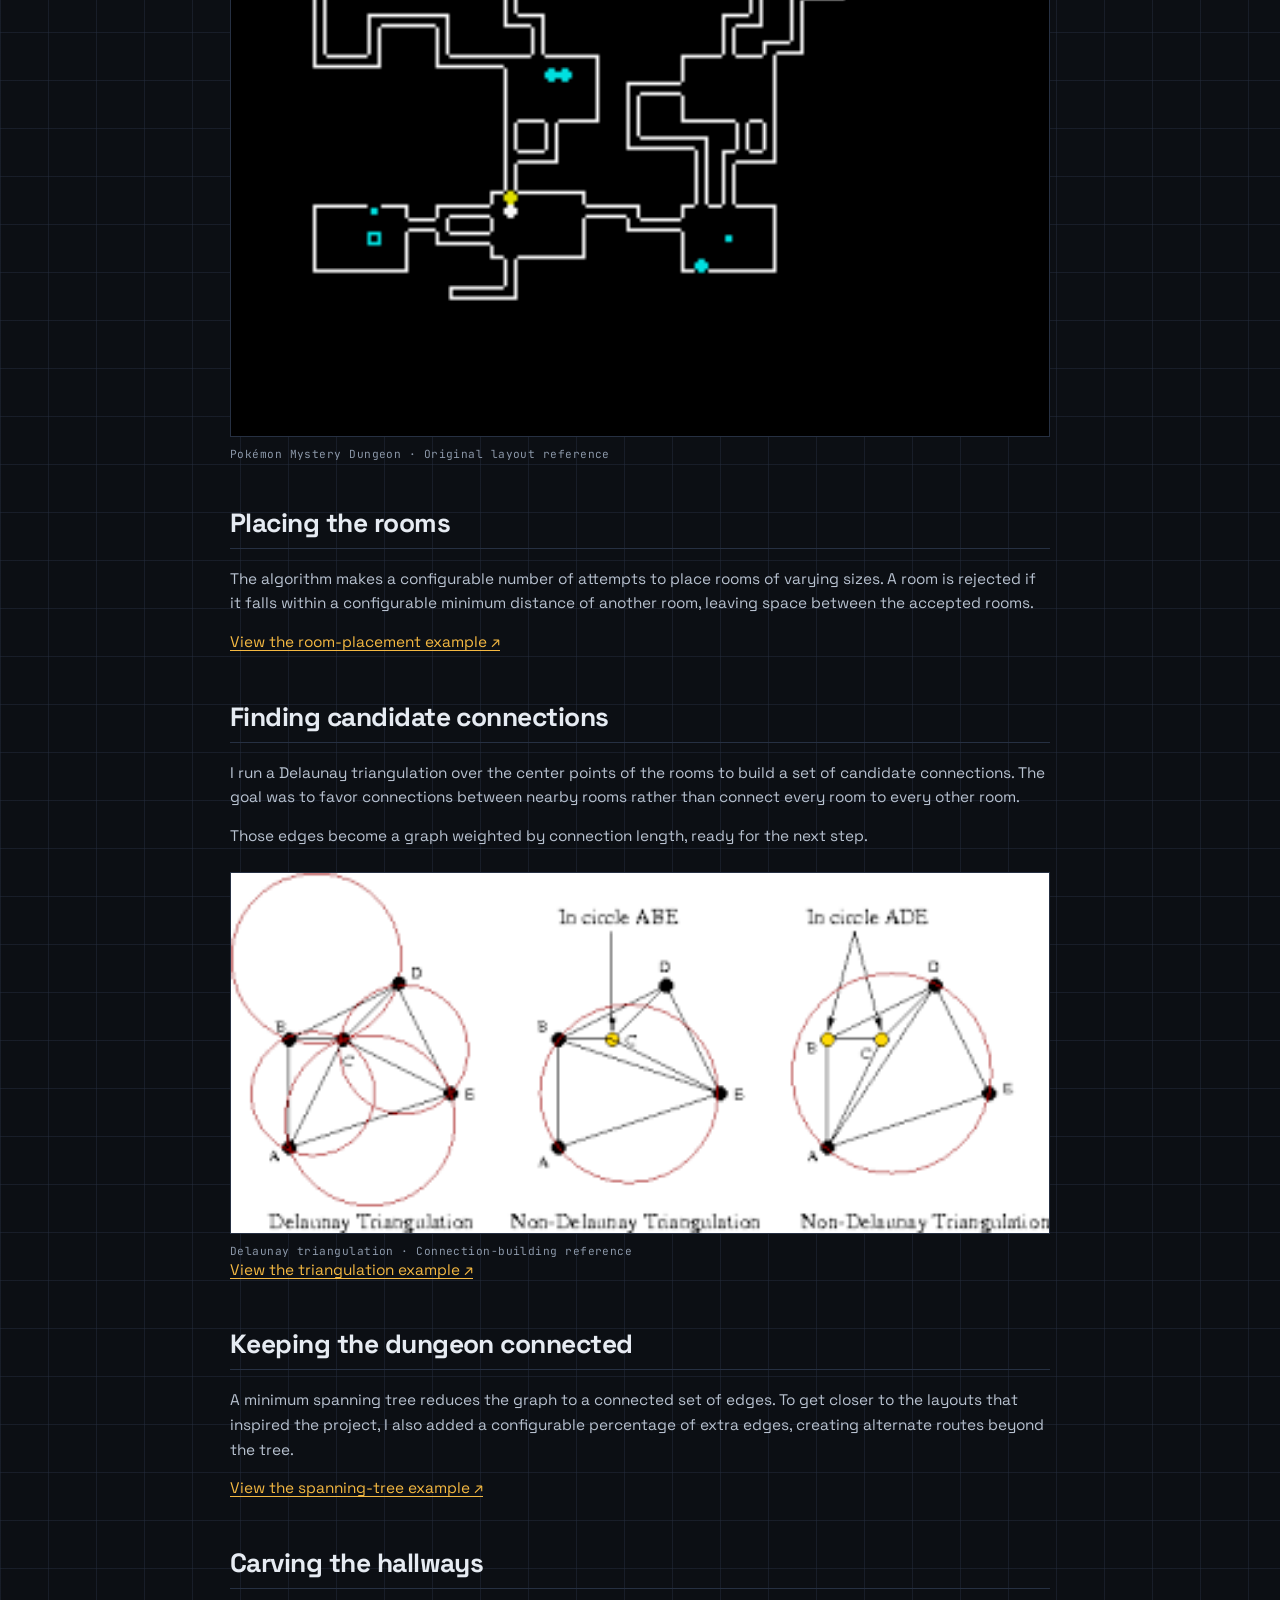
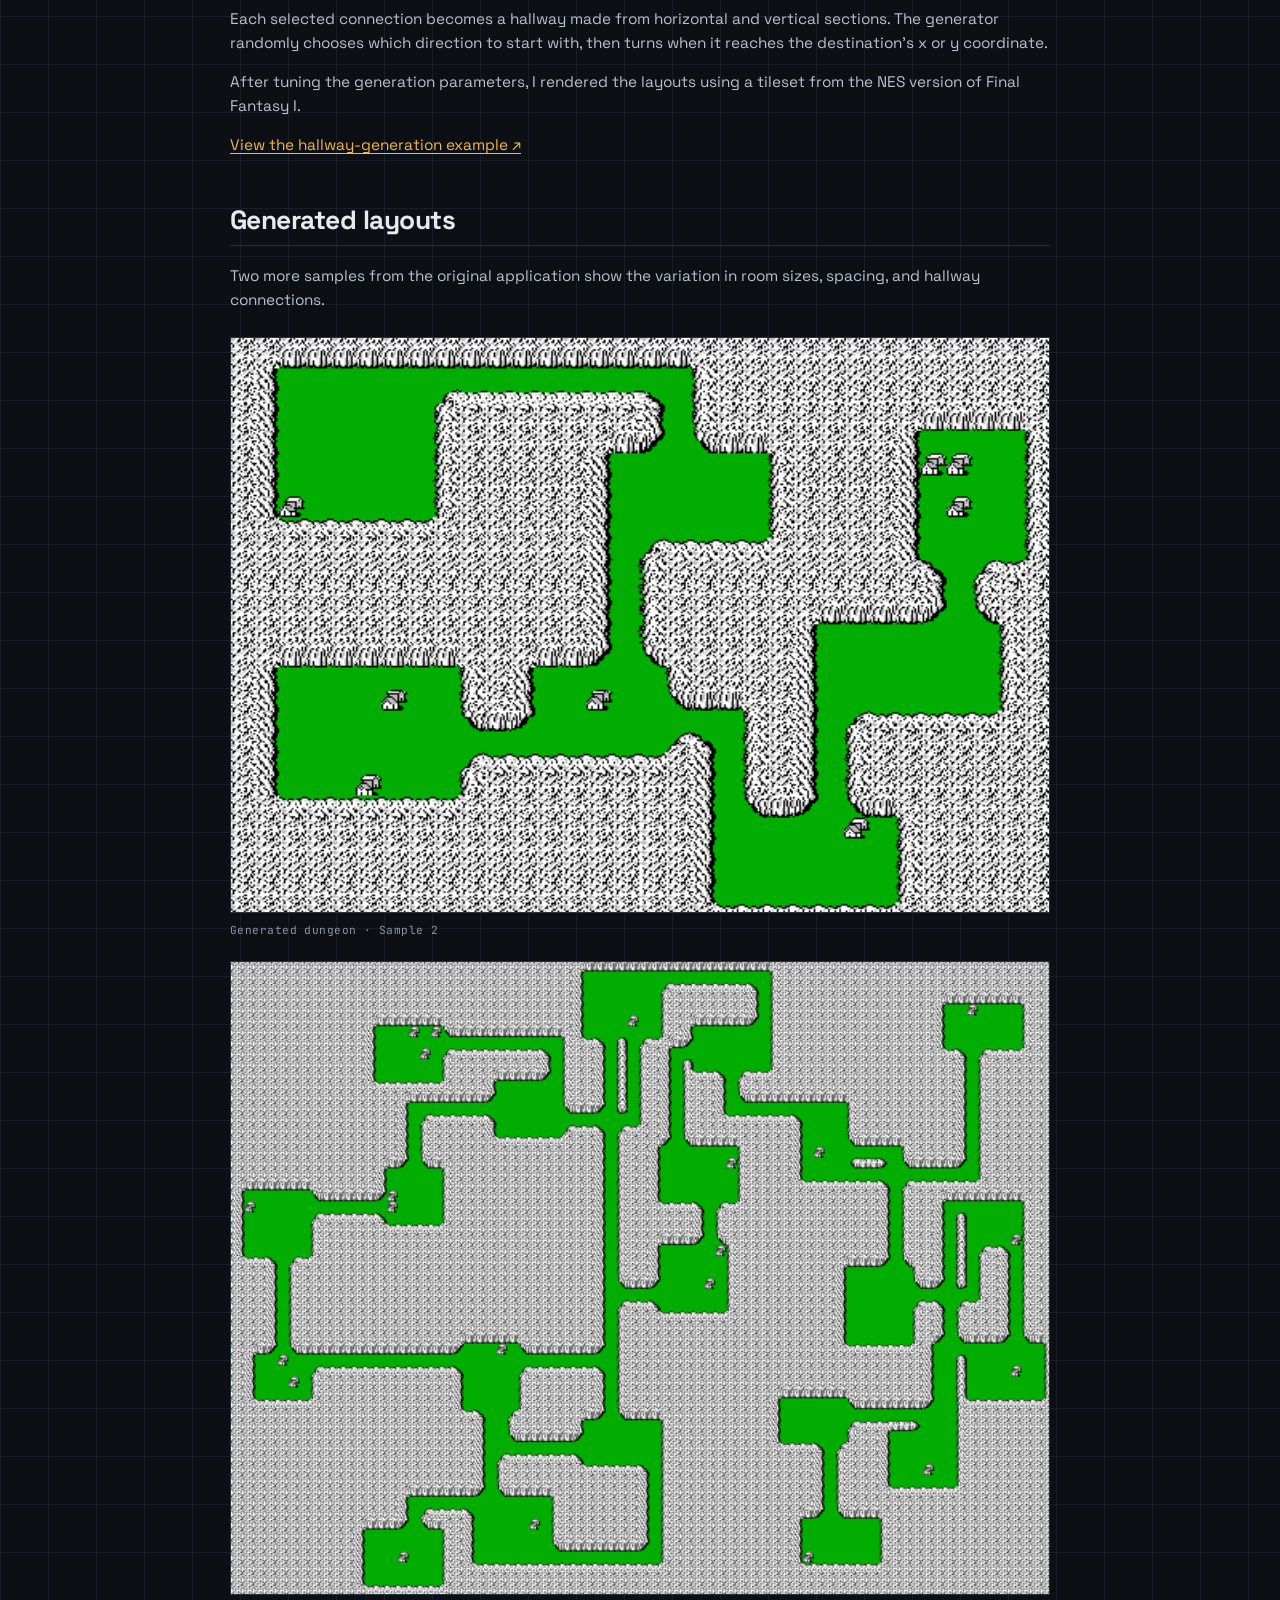
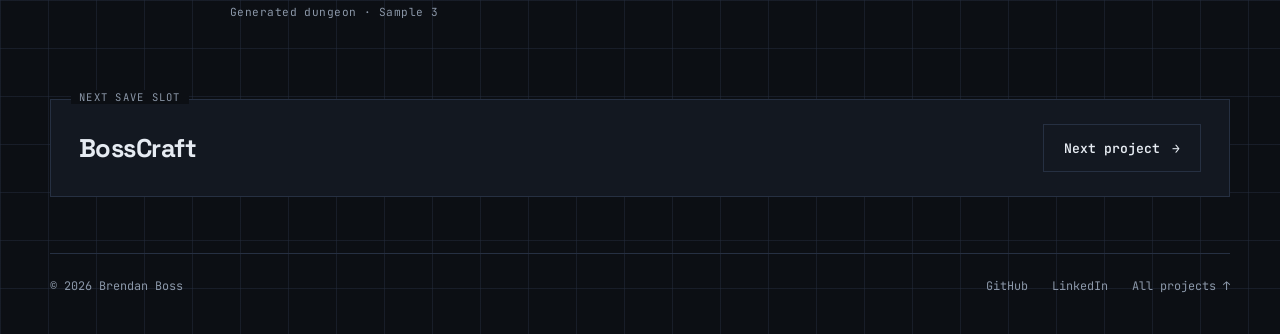
<file: projects/pcg.html>
<!DOCTYPE html>
<html lang="en">
<head>
  <meta charset="utf-8">
  <meta name="viewport" content="width=device-width, initial-scale=1">
  <meta name="description" content="A dungeon generator inspired by Pokémon Mystery Dungeon, built with Java and Processing. Project by Brendan Boss.">
  <meta name="theme-color" content="#0c0f14">
  <meta property="og:title" content="Procedural Content Generation | Brendan Boss">
  <meta property="og:description" content="A dungeon generator inspired by Pokémon Mystery Dungeon, built with Java and Processing.">
  <meta property="og:type" content="article">
  <meta property="og:url" content="https://likethebossone.github.io/projects/pcg.html">
  <meta property="og:image" content="https://likethebossone.github.io/assets/img/portfolio/pcg.png">
  <meta property="og:image:alt" content="Generated tile-based dungeon with green rooms connected by winding corridors.">
  <link rel="canonical" href="https://likethebossone.github.io/projects/pcg.html">
  <link rel="icon" type="image/svg+xml" href="../assets/img/favicon.svg">
  <link rel="preconnect" href="https://fonts.googleapis.com">
  <link rel="preconnect" href="https://fonts.gstatic.com" crossorigin>
  <link rel="stylesheet" href="https://fonts.googleapis.com/css2?family=JetBrains+Mono:wght@400;600&family=Space+Grotesk:wght@400;500;700&display=swap">
  <link rel="stylesheet" href="../css/styles.css">
  <script src="../js/scripts.js" defer></script>
  <title>Procedural Content Generation | Brendan Boss</title>
</head>
<body id="page-top">
  <a class="skip-link" href="#main">Skip to content</a>
  <header class="site-header"><div class="container nav-layout">
    <a class="brand" href="../index.html" aria-label="Brendan Boss, home">BRENDAN<span aria-hidden="true">.</span>BOSS</a>
    <button class="menu-toggle" aria-expanded="false" aria-controls="site-nav" hidden>Menu <span aria-hidden="true">+</span></button>
    <nav id="site-nav" class="site-nav" aria-label="Main navigation"><a href="../index.html#professional" data-hotkey="1"><span class="key" aria-hidden="true">1</span>Career</a><a href="../index.html#ai-minecraft" data-hotkey="2"><span class="key" aria-hidden="true">2</span>Quest</a><a href="../index.html#portfolio" data-hotkey="3"><span class="key" aria-hidden="true">3</span>Projects</a><a href="../index.html#about" data-hotkey="4"><span class="key" aria-hidden="true">4</span>Backstory</a><a href="../index.html#contact" data-hotkey="e"><span class="key" aria-hidden="true">E</span>Contact</a></nav>
  </div></header>
  <main id="main">
    <header class="case-header container">
      <a class="back-link" href="../index.html#portfolio">All projects</a>
      <h1>Procedural Content Generation</h1>
      <p class="case-lead">A dungeon generator inspired by Pokémon Mystery Dungeon, built with Java and Processing.</p>
      <p class="project-meta">Procedural generation · Game AI · NC State University</p>
      <dl class="case-meta"><div><dt>My role</dt><dd>Dungeon generation</dd></div><div><dt>Built with</dt><dd>Java · Processing</dd></div></dl>
      <a class="button button-primary" href="https://github.com/LikeTheBossOne/ProceduralContentGen">View source on GitHub <span aria-hidden="true">↗</span></a>
    </header>
    <figure class="case-cover container"><img src="../assets/img/portfolio/pcg.png" width="495" height="351" alt="Generated tile-based dungeon with green rooms connected by winding corridors." fetchpriority="high"><figcaption>One of the original generated dungeon layouts.</figcaption></figure>
    <div class="case-content container">
      <section><h2>From rooms to a dungeon</h2><p>For CSC 484 (Game AI) at NC State University, I was tasked with generating larger areas connected by smaller passages. I wanted to recreate the room-and-hallway layouts of Pokémon Mystery Dungeon, using Java and Processing.</p><p>The generator combines random room placement with a graph of possible connections, then turns those connections into horizontal and vertical corridors.</p><figure><img src="../assets/img/portfolio/pmd.png" width="240" height="160" loading="lazy" alt="Reference dungeon layout from Pokémon Mystery Dungeon."><figcaption>Pokémon Mystery Dungeon · Original layout reference</figcaption></figure></section>
      <section><h2>Placing the rooms</h2><p>The algorithm makes a configurable number of attempts to place rooms of varying sizes. A room is rejected if it falls within a configurable minimum distance of another room, leaving space between the accepted rooms.</p><p><a href="https://gist.github.com/LikeTheBossOne/bbc42b3be34f3153c425a0f77fda22c8">View the room-placement example ↗</a></p></section>
      <section><h2>Finding candidate connections</h2><p>I run a Delaunay triangulation over the center points of the rooms to build a set of candidate connections. The goal was to favor connections between nearby rooms rather than connect every room to every other room.</p><p>Those edges become a graph weighted by connection length, ready for the next step.</p><figure><img src="../assets/img/portfolio/delaunay.png" width="339" height="149" loading="lazy" alt="Diagram illustrating Delaunay triangulation."><figcaption>Delaunay triangulation · Connection-building reference</figcaption></figure><p><a href="https://gist.github.com/LikeTheBossOne/f21f3b905fda0058397343977f240a53">View the triangulation example ↗</a></p></section>
      <section><h2>Keeping the dungeon connected</h2><p>A minimum spanning tree reduces the graph to a connected set of edges. To get closer to the layouts that inspired the project, I also added a configurable percentage of extra edges, creating alternate routes beyond the tree.</p><p><a href="https://gist.github.com/LikeTheBossOne/9bab069372d49e59d3b2db2a7a7dfdda">View the spanning-tree example ↗</a></p></section>
      <section><h2>Carving the hallways</h2><p>Each selected connection becomes a hallway made from horizontal and vertical sections. The generator randomly chooses which direction to start with, then turns when it reaches the destination’s x or y coordinate.</p><p>After tuning the generation parameters, I rendered the layouts using a tileset from the NES version of Final Fantasy I.</p><p><a href="https://gist.github.com/LikeTheBossOne/88b510e8595e485a2a5d71e7feb619af">View the hallway-generation example ↗</a></p></section>
      <section><h2>Generated layouts</h2><p>Two more samples from the original application show the variation in room sizes, spacing, and hallway connections.</p><figure><a href="../assets/img/portfolio/pcg2.png"><img src="../assets/img/portfolio/pcg2.png" width="511" height="359" loading="lazy" alt="Second generated dungeon sample showing a different arrangement of rooms and corridors."></a><figcaption>Generated dungeon · Sample 2</figcaption></figure><figure><a href="../assets/img/portfolio/pcg3.png"><img src="../assets/img/portfolio/pcg3.png" width="598" height="462" loading="lazy" alt="Third generated dungeon sample showing another room and corridor layout."></a><figcaption>Generated dungeon · Sample 3</figcaption></figure></section>
    </div>
    <div class="case-next container"><div><h2>BossCraft</h2></div><a class="button" href="bosscraft.html">Next project <span aria-hidden="true">→</span></a></div>
  </main>
  <footer class="site-footer container"><span>© <span data-year>2026</span> Brendan Boss</span><div><a href="https://github.com/LikeTheBossOne">GitHub</a><a href="https://www.linkedin.com/in/brendanboss/">LinkedIn</a><a href="../index.html#portfolio">All projects ↑</a></div></footer>
</body>
</html>
</file>
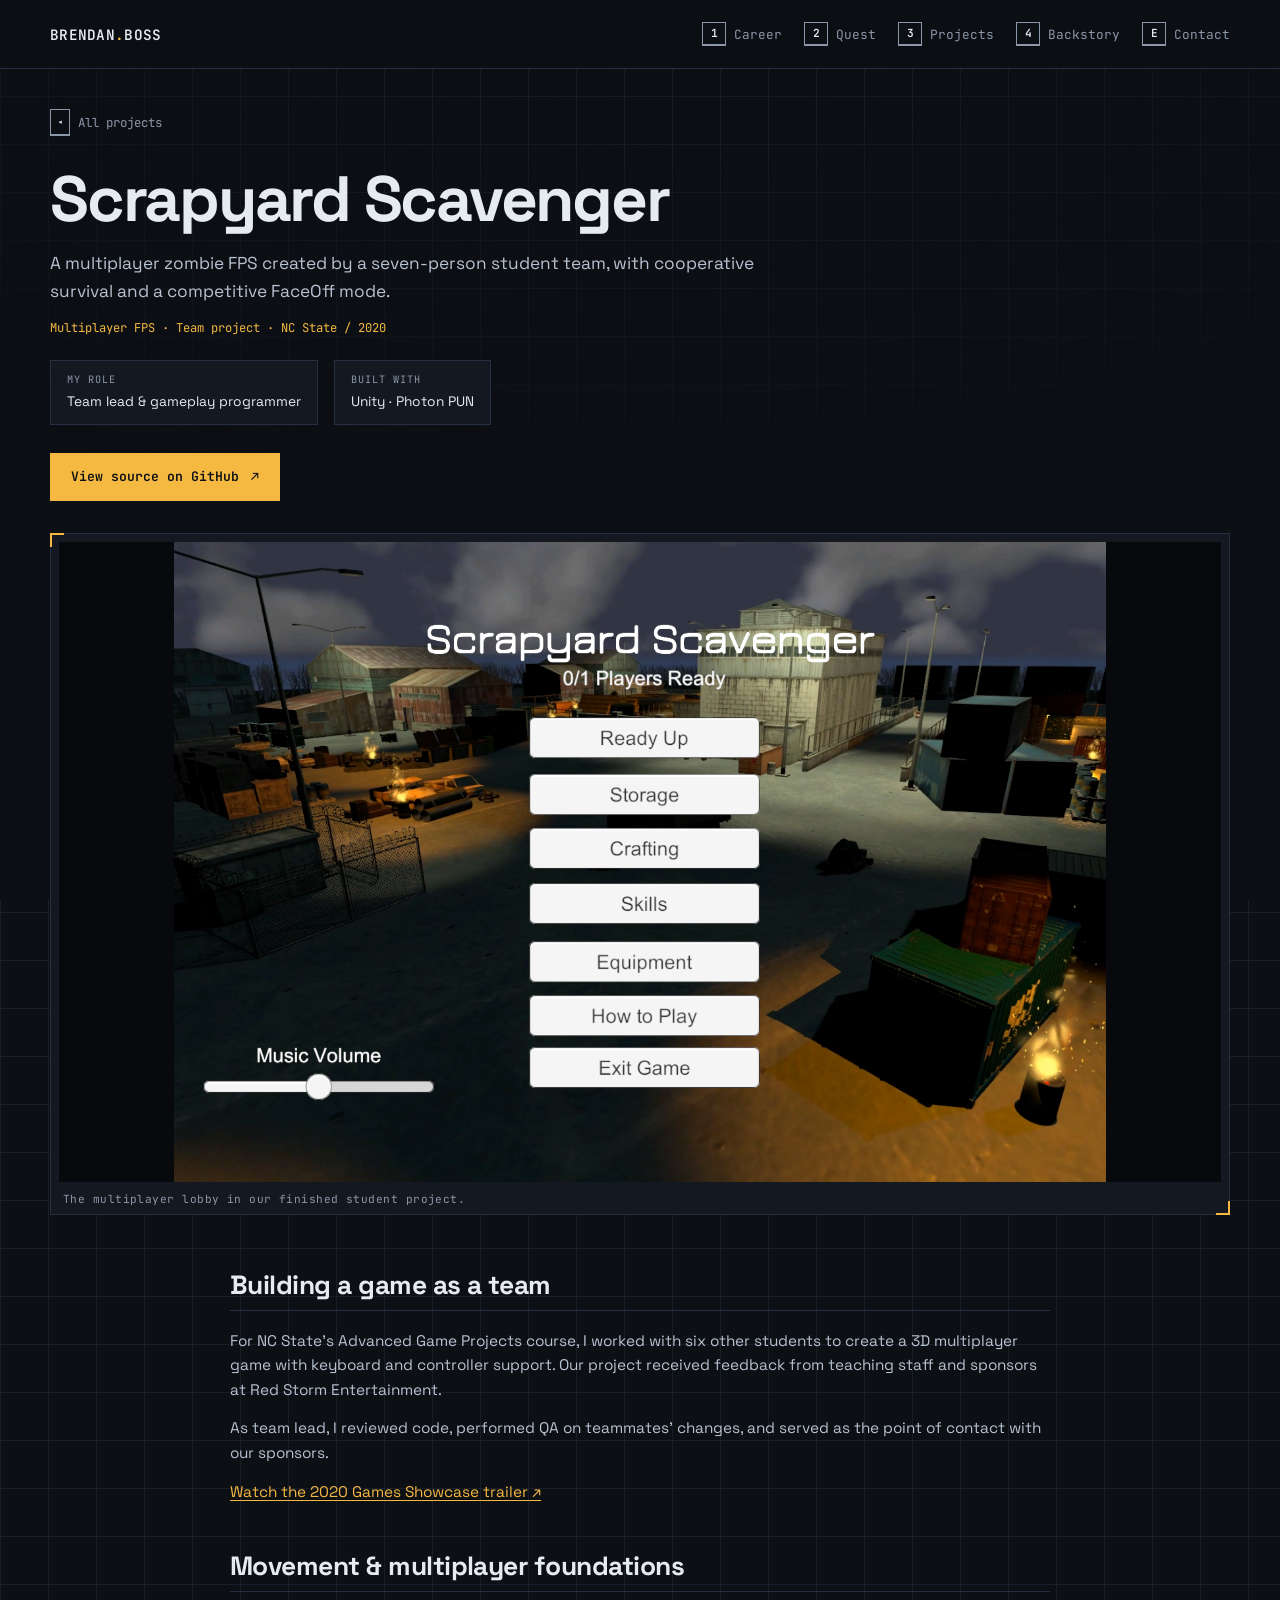
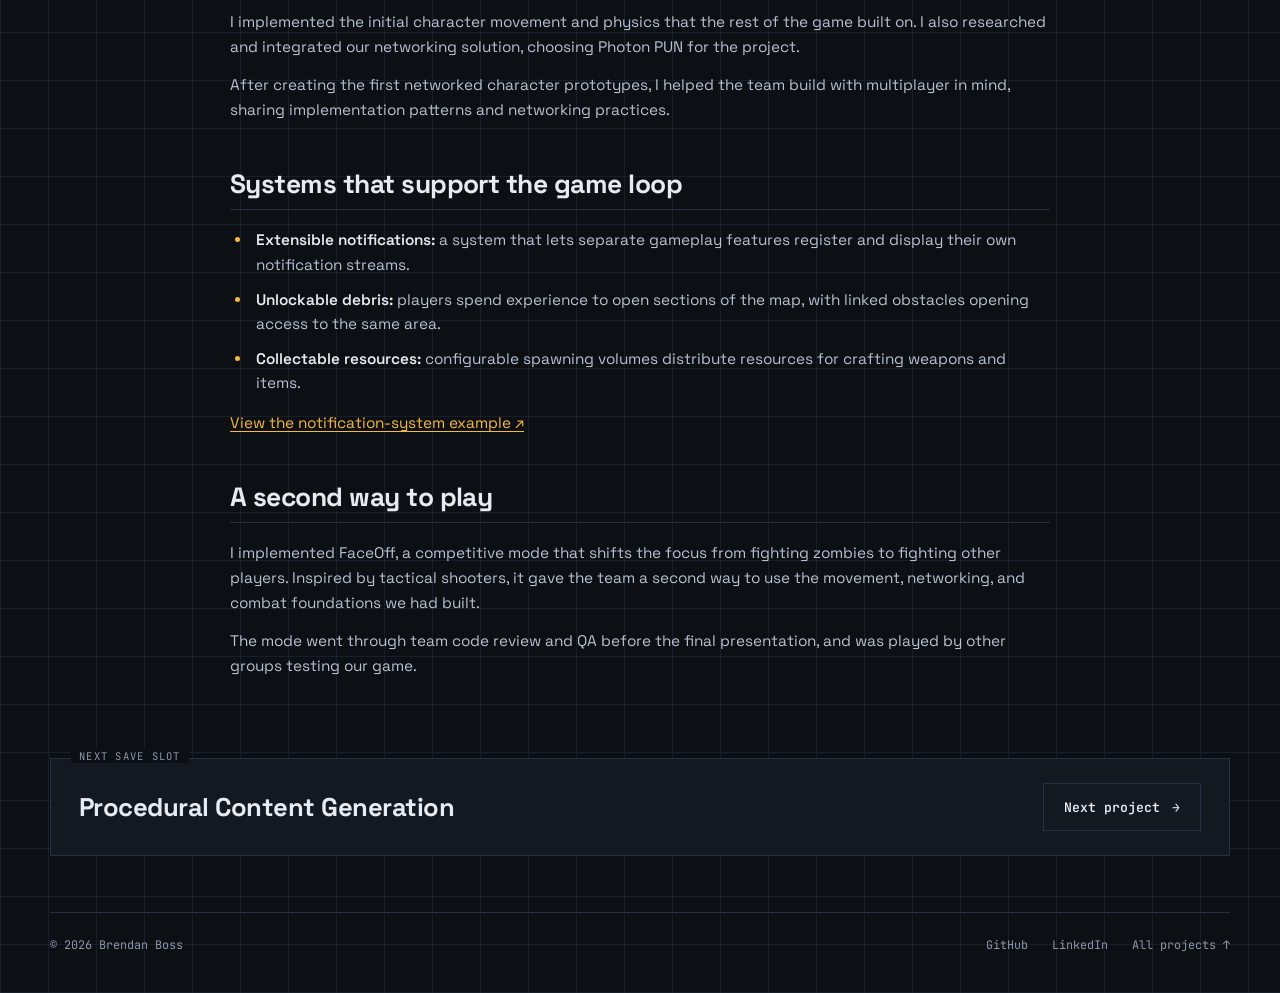
<file: projects/scrapyard-scavenger.html>
<!DOCTYPE html>
<html lang="en">
<head>
  <meta charset="utf-8">
  <meta name="viewport" content="width=device-width, initial-scale=1">
  <meta name="description" content="A multiplayer zombie FPS created by a seven-person student team, with cooperative survival and a competitive FaceOff mode. Project by Brendan Boss.">
  <meta name="theme-color" content="#0c0f14">
  <meta property="og:title" content="Scrapyard Scavenger | Brendan Boss">
  <meta property="og:description" content="A multiplayer zombie FPS created by a seven-person student team, with cooperative survival and a competitive FaceOff mode.">
  <meta property="og:type" content="article">
  <meta property="og:url" content="https://likethebossone.github.io/projects/scrapyard-scavenger.html">
  <meta property="og:image" content="https://likethebossone.github.io/assets/img/portfolio/scrapyard.png">
  <meta property="og:image:alt" content="The Scrapyard Scavenger lobby overlooking an industrial scrapyard.">
  <link rel="canonical" href="https://likethebossone.github.io/projects/scrapyard-scavenger.html">
  <link rel="icon" type="image/svg+xml" href="../assets/img/favicon.svg">
  <link rel="preconnect" href="https://fonts.googleapis.com">
  <link rel="preconnect" href="https://fonts.gstatic.com" crossorigin>
  <link rel="stylesheet" href="https://fonts.googleapis.com/css2?family=JetBrains+Mono:wght@400;600&family=Space+Grotesk:wght@400;500;700&display=swap">
  <link rel="stylesheet" href="../css/styles.css">
  <script src="../js/scripts.js" defer></script>
  <title>Scrapyard Scavenger | Brendan Boss</title>
</head>
<body id="page-top">
  <a class="skip-link" href="#main">Skip to content</a>
  <header class="site-header"><div class="container nav-layout">
    <a class="brand" href="../index.html" aria-label="Brendan Boss, home">BRENDAN<span aria-hidden="true">.</span>BOSS</a>
    <button class="menu-toggle" aria-expanded="false" aria-controls="site-nav" hidden>Menu <span aria-hidden="true">+</span></button>
    <nav id="site-nav" class="site-nav" aria-label="Main navigation"><a href="../index.html#professional" data-hotkey="1"><span class="key" aria-hidden="true">1</span>Career</a><a href="../index.html#ai-minecraft" data-hotkey="2"><span class="key" aria-hidden="true">2</span>Quest</a><a href="../index.html#portfolio" data-hotkey="3"><span class="key" aria-hidden="true">3</span>Projects</a><a href="../index.html#about" data-hotkey="4"><span class="key" aria-hidden="true">4</span>Backstory</a><a href="../index.html#contact" data-hotkey="e"><span class="key" aria-hidden="true">E</span>Contact</a></nav>
  </div></header>
  <main id="main">
    <header class="case-header container">
      <a class="back-link" href="../index.html#portfolio">All projects</a>
      <h1>Scrapyard Scavenger</h1>
      <p class="case-lead">A multiplayer zombie FPS created by a seven-person student team, with cooperative survival and a competitive FaceOff mode.</p>
      <p class="project-meta">Multiplayer FPS · Team project · NC State / 2020</p>
      <dl class="case-meta"><div><dt>My role</dt><dd>Team lead & gameplay programmer</dd></div><div><dt>Built with</dt><dd>Unity · Photon PUN</dd></div></dl>
      <a class="button button-primary" href="https://github.com/LikeTheBossOne/Scrapyard-Scavenger">View source on GitHub <span aria-hidden="true">↗</span></a>
    </header>
    <figure class="case-cover container"><img src="../assets/img/portfolio/scrapyard.png" width="1415" height="972" alt="The Scrapyard Scavenger lobby overlooking an industrial scrapyard." fetchpriority="high"><figcaption>The multiplayer lobby in our finished student project.</figcaption></figure>
    <div class="case-content container">
      <section><h2>Building a game as a team</h2><p>For NC State’s Advanced Game Projects course, I worked with six other students to create a 3D multiplayer game with keyboard and controller support. Our project received feedback from teaching staff and sponsors at Red Storm Entertainment.</p><p>As team lead, I reviewed code, performed QA on teammates’ changes, and served as the point of contact with our sponsors.</p><p><a href="https://www.youtube.com/watch?v=cnX-EOUraUc">Watch the 2020 Games Showcase trailer ↗</a></p></section>
<section><h2>Movement & multiplayer foundations</h2><p>I implemented the initial character movement and physics that the rest of the game built on. I also researched and integrated our networking solution, choosing Photon PUN for the project.</p><p>After creating the first networked character prototypes, I helped the team build with multiplayer in mind, sharing implementation patterns and networking practices.</p></section>
<section><h2>Systems that support the game loop</h2><ul><li><strong>Extensible notifications:</strong> a system that lets separate gameplay features register and display their own notification streams.</li><li><strong>Unlockable debris:</strong> players spend experience to open sections of the map, with linked obstacles opening access to the same area.</li><li><strong>Collectable resources:</strong> configurable spawning volumes distribute resources for crafting weapons and items.</li></ul><p><a href="https://gist.github.com/LikeTheBossOne/c03449c7a100ab9e1ee27f3fce1b3652">View the notification-system example ↗</a></p></section>
<section><h2>A second way to play</h2><p>I implemented FaceOff, a competitive mode that shifts the focus from fighting zombies to fighting other players. Inspired by tactical shooters, it gave the team a second way to use the movement, networking, and combat foundations we had built.</p><p>The mode went through team code review and QA before the final presentation, and was played by other groups testing our game.</p></section>
    </div>
    <div class="case-next container"><div><h2>Procedural Content Generation</h2></div><a class="button" href="pcg.html">Next project <span aria-hidden="true">→</span></a></div>
  </main>
  <footer class="site-footer container"><span>© <span data-year>2026</span> Brendan Boss</span><div><a href="https://github.com/LikeTheBossOne">GitHub</a><a href="https://www.linkedin.com/in/brendanboss/">LinkedIn</a><a href="../index.html#portfolio">All projects ↑</a></div></footer>
</body>
</html>
</file>
<file: css/styles.css>
/* Brendan Boss portfolio: game-HUD styling, responsive and dependency-free apart from web fonts. */
:root {
  color-scheme: dark;
  --bg: #0c0f14;
  --panel: #131821;
  --panel-2: #181e29;
  --line: #263042;
  --text: #e6ebf2;
  --soft: #b8c2d0;
  --muted: #8b97a8;
  --gold: #f5b942;
  --gold-soft: #ffd57a;
  --violet: #b46cff;
  --mono: "JetBrains Mono", "Cascadia Code", Consolas, monospace;
  --sans: "Space Grotesk", "Segoe UI", -apple-system, BlinkMacSystemFont, Arial, sans-serif;
  font-family: var(--sans);
  font-synthesis: none;
}
* { box-sizing: border-box; }
html { scroll-behavior: smooth; scroll-padding-top: 88px; }
body {
  margin: 0; background-color: var(--bg); color: var(--text); font-size: 15px; line-height: 1.6;
  background-image: linear-gradient(rgba(38, 48, 66, .45) 1px, transparent 1px), linear-gradient(90deg, rgba(38, 48, 66, .45) 1px, transparent 1px);
  background-size: 48px 48px;
}
body::before { content: ""; position: fixed; inset: 0; z-index: -1; pointer-events: none; background: radial-gradient(ellipse 120% 80% at 50% 0%, transparent 0%, var(--bg) 75%); }
a { color: inherit; text-decoration: none; text-underline-offset: .22em; }
a:hover { color: var(--gold); }
button { font: inherit; }
img { display: block; width: 100%; height: auto; }
figure { margin: 0; }
p, h1, h2, h3, h4, h5 { margin: 0; }
h1, h2, h3, h4 { line-height: 1.1; font-weight: 700; letter-spacing: -.02em; }
cite { font-style: italic; }
:focus-visible { outline: 2px solid var(--gold); outline-offset: 4px; }
::selection { background: var(--gold); color: var(--bg); }
[hidden] { display: none !important; }
.container { width: min(calc(100% - 40px), 1180px); margin-inline: auto; }

/* HUD primitives */
.label { font-family: var(--mono); font-size: .7rem; font-weight: 400; letter-spacing: .12em; line-height: 1.6; text-transform: uppercase; color: var(--muted); }
.frame { position: relative; background: var(--panel); border: 1px solid var(--line); }
.frame::before, .frame::after { content: ""; position: absolute; width: 12px; height: 12px; border: 2px solid var(--gold); pointer-events: none; z-index: 2; }
.frame::before { top: -1px; left: -1px; border-right: 0; border-bottom: 0; }
.frame::after { bottom: -1px; right: -1px; border-left: 0; border-top: 0; }
.key { display: inline-grid; place-items: center; flex: 0 0 auto; min-width: 24px; height: 24px; padding: 0 6px; border: 1px solid var(--muted); border-bottom-width: 2px; font: 600 .7rem/1 var(--mono); color: var(--text); background: var(--bg); }
.button { display: inline-flex; align-items: center; gap: 12px; min-height: 48px; padding: 12px 20px; font: 600 .82rem var(--mono); border: 1px solid var(--line); background: transparent; color: var(--text); cursor: pointer; }
.button:hover { border-color: var(--gold); color: var(--gold); }
.button-primary { background: var(--gold); border-color: var(--gold); color: #0c0f14; }
.button-primary:hover { background: var(--gold-soft); border-color: var(--gold-soft); color: #0c0f14; }
.button-primary .key { background: transparent; border-color: rgba(12, 15, 20, .5); color: #0c0f14; }
.tags { display: flex; flex-wrap: wrap; gap: 6px; padding: 0; margin: 0; list-style: none; }
.tags li { font: .66rem var(--mono); letter-spacing: .04em; padding: 3px 8px; border: 1px solid var(--line); color: var(--soft); background: var(--bg); }
.skip-link { position: fixed; top: 10px; left: 10px; transform: translateY(-160%); z-index: 100; padding: 10px 18px; background: var(--gold); color: var(--bg); }
.skip-link:focus { transform: translateY(0); color: var(--bg); }

/* Header */
.site-header { position: sticky; top: 0; z-index: 20; background: rgba(12, 15, 20, .92); backdrop-filter: blur(8px); border-bottom: 1px solid var(--line); }
.nav-layout { display: flex; justify-content: space-between; align-items: center; min-height: 68px; gap: 24px; }
.brand { font: 600 .9rem var(--mono); letter-spacing: .02em; white-space: nowrap; }
.brand span { color: var(--gold); }
.site-nav { display: flex; align-items: center; gap: 22px; font: .8rem var(--mono); color: var(--muted); }
.site-nav a { display: inline-flex; align-items: center; gap: 8px; }
.site-nav a:hover .key { border-color: var(--gold); color: var(--gold); }
.menu-toggle { display: none; }

/* Hero */
.hero { display: grid; grid-template-columns: minmax(0, 360px) minmax(0, 1fr); gap: 20px; padding-block: 48px 24px; }
.player-card { padding: 28px; display: flex; flex-direction: column; gap: 20px; }
.player-card h1 { font-size: clamp(2.2rem, 3.4vw, 2.7rem); line-height: 1; letter-spacing: -.035em; }
.player-class { margin-top: 10px; color: var(--gold); font: 600 .8rem var(--mono); }
.stats { display: grid; gap: 7px; margin: 0; font-size: .84rem; }
.stats > div { display: flex; justify-content: space-between; gap: 16px; }
.stats dt { color: var(--muted); white-space: nowrap; }
.stats dd { margin: 0; text-align: right; font-family: var(--mono); font-size: .78rem; }
.stats dd a { color: var(--violet); }
.player-intro { color: var(--muted); font-size: .92rem; }
.player-actions { display: grid; gap: 10px; margin-top: auto; font-size: .86rem; }
.player-actions a { display: inline-flex; align-items: center; gap: 10px; }
.hero-shot { overflow: hidden; align-self: start; }
.hero-shot > a { display: block; }
.hero-shot img { aspect-ratio: 1903 / 1040; object-fit: cover; transition: transform .4s ease; }
.hero-shot > a:hover img { transform: scale(1.02); }
.toast { position: absolute; left: 20px; bottom: 20px; right: 20px; max-width: 470px; display: grid; gap: 4px; background: rgba(12, 15, 20, .92); border: 1px solid var(--violet); box-shadow: 0 0 24px rgba(180, 108, 255, .2); padding: 12px 16px; font-size: .9rem; }
.toast .label { color: var(--violet); }
.hero-shot figcaption.toast { margin: 0; font: 500 .9rem/1.5 var(--sans); letter-spacing: 0; color: var(--text); }

/* Sections */
.section { padding-block: 72px 0; }
.section-head { display: flex; align-items: baseline; justify-content: space-between; gap: 20px; border-bottom: 1px solid var(--line); padding-bottom: 12px; margin-bottom: 24px; }
.section-head h2 { font-size: clamp(1.5rem, 2.6vw, 1.85rem); }
.section-head .label { text-align: right; }
.section-head .status { color: var(--violet); }
.section-head .status::before { content: "● "; }

/* Achievements */
.achievements { display: grid; grid-template-columns: repeat(3, minmax(0, 1fr)); gap: 16px; }
.achievement { padding: 20px; display: flex; gap: 16px; align-items: flex-start; }
.achievement-icon { flex: 0 0 44px; height: 44px; display: grid; place-items: center; background: var(--gold); color: #0c0f14; font: 700 1.15rem var(--mono); }
.achievement h3 { font-size: 1.05rem; margin-top: 2px; }
.achievement p:last-child { color: var(--muted); font-size: .86rem; margin-top: 4px; }
.credits { display: flex; flex-wrap: wrap; align-items: baseline; gap: 6px 18px; margin-top: 18px; font: .74rem var(--mono); }
.credits h3 { font: inherit; color: var(--muted); text-transform: uppercase; letter-spacing: .12em; }
.credits h3::after { content: " ▸"; }
.credits ul { list-style: none; padding: 0; margin: 0; display: flex; flex-wrap: wrap; gap: 6px 18px; }
.credits li span { color: var(--muted); }

/* GenAI quest log */
.ai-feature { display: block; }
.ai-panel { padding: 28px; display: grid; grid-template-columns: minmax(0, 1fr) minmax(0, 1.1fr); gap: 28px; align-items: start; }
.ai-panel + .ai-panel { border-top: 1px solid var(--line); }
.ai-copy h3 { font-size: clamp(1.4rem, 2.2vw, 1.7rem); }
.ai-copy h4 { color: var(--gold); font-size: 1.05rem; margin-top: 12px; }
.ai-description { margin-top: 14px; }
.ai-description p { color: var(--soft); font-size: .9rem; }
.ai-description p + p { margin-top: 12px; }
.ai-description a { color: var(--gold); text-decoration: underline; }
.ai-capture { min-width: 0; }
.ai-capture > a { display: block; }
.ai-capture img, .ai-capture video { border: 1px solid var(--line); }
.ai-capture > a:hover img { border-color: var(--gold); }
.ai-capture-grid { display: grid; grid-template-columns: repeat(2, minmax(0, 1fr)); gap: 16px; }
.ai-panel:has(.ai-capture-grid) { grid-template-columns: 1fr; }
.ai-panel:has(.ai-capture-grid) .ai-description { columns: 2; column-gap: 28px; }
.ai-panel:has(.ai-capture-grid) .ai-description p { break-inside: avoid; }
.ai-asset-demo { width: min(100%, 340px); justify-self: center; }
.ai-asset-demo video { display: block; width: 100%; aspect-ratio: 1; object-fit: contain; background: #000; }
figcaption { color: var(--muted); font: .7rem var(--mono); letter-spacing: .04em; margin-top: 10px; }
.ai-pipeline { list-style: none; padding: 0; margin: 0; counter-reset: step; }
.ai-pipeline li { display: grid; grid-template-columns: 100px 1fr; column-gap: 16px; padding: 12px 0; border-top: 1px solid var(--line); }
.ai-pipeline li:first-child { border-top: 0; padding-top: 0; }
.ai-pipeline span { grid-row: span 2; color: var(--gold); font: .7rem var(--mono); text-transform: uppercase; letter-spacing: .08em; margin-top: 3px; }
.ai-pipeline span::before { counter-increment: step; content: "0" counter(step) " "; color: var(--muted); }
.ai-pipeline strong { font-size: .9rem; }
.ai-pipeline small { color: var(--muted); font-size: .8rem; }
.ai-objectives { list-style: none; padding: 0; margin: 0; display: grid; gap: 18px; }
.ai-objectives h4 { font-size: 1rem; display: flex; gap: 10px; }
.ai-objectives h4::before { content: "▢"; color: var(--gold); font-family: var(--mono); font-weight: 400; }
.ai-objectives p { color: var(--muted); font-size: .86rem; margin: 6px 0 0 26px; }

/* With JS, chapters become a quest log: list on the left, one panel on the right. */
.has-selector { display: grid; grid-template-columns: 250px minmax(0, 1fr); }
.has-selector .ai-panels { min-width: 0; min-height: 440px; }
.has-selector .ai-panel { border-top: 0; }
.has-selector .ai-panel.is-inactive { display: none; }
.ai-selector { display: flex; flex-direction: column; border-right: 1px solid var(--line); padding-block: 10px; min-width: 0; }
.ai-tabs { display: flex; flex-direction: column; }
.ai-tabs button { display: flex; justify-content: space-between; gap: 12px; text-align: left; background: transparent; border: 0; border-left: 2px solid transparent; color: var(--muted); cursor: pointer; font: .78rem var(--mono); padding: 10px 18px; min-height: 40px; }
.ai-tabs button small { font-size: .66rem; opacity: .8; }
.ai-tabs button:hover { color: var(--text); }
.ai-tabs button[aria-selected="true"] { color: var(--text); border-left-color: var(--gold); background: linear-gradient(90deg, rgba(245, 185, 66, .15), transparent); }
.ai-tabs button[aria-selected="true"] small { color: var(--gold); }
.ai-tabs button:focus-visible, .ai-step-controls button:focus-visible { outline-offset: -3px; }
.ai-step-controls { display: flex; gap: 8px; margin-top: auto; padding: 16px 18px 6px; }
.ai-step-controls button { flex: 1; background: transparent; border: 1px solid var(--line); color: var(--muted); cursor: pointer; font: .72rem var(--mono); min-height: 36px; }
.ai-step-controls button:hover { border-color: var(--gold); color: var(--gold); }

/* Save slots */
.slots { display: grid; grid-template-columns: repeat(3, minmax(0, 1fr)); gap: 16px; }
.slot { display: flex; flex-direction: column; min-width: 0; }
.slot-thumb { display: block; aspect-ratio: 4 / 3; overflow: hidden; border-bottom: 1px solid var(--line); background: #08090d; }
.slot-thumb img { height: 100%; object-fit: cover; transition: transform .3s ease; }
.slot:hover .slot-thumb img { transform: scale(1.04); }
.slot-info { display: flex; flex-direction: column; gap: 8px; flex: 1; padding: 16px 18px 18px; }
.slot h3 { font-size: 1.1rem; }
.slot h3 a::after { content: ""; position: absolute; inset: 0; z-index: 1; }
.slot:has(h3 a:hover) { border-color: #3a4760; }
.slot p { color: var(--muted); font-size: .84rem; }
.slot .tags { margin-top: 4px; }
.slot-meta { display: flex; justify-content: space-between; gap: 12px; margin-top: auto; padding-top: 8px; }
.slot:hover .slot-meta span:last-child { color: var(--gold); }
.slot-wide { grid-column: span 2; display: grid; grid-template-columns: minmax(0, 1.35fr) minmax(0, 1fr); }
.slot-wide .slot-thumb { aspect-ratio: auto; height: 100%; min-height: 260px; border-bottom: 0; border-right: 1px solid var(--line); }
.slot-wide .slot-info { padding: 22px; }
.slot-wide h3 { font-size: 1.5rem; }
.slot-logo .slot-thumb img { object-fit: contain; padding: 24px; }
.slot-archive { grid-column: 1 / -1; }
.slot-archive .slot-info { display: grid; grid-template-columns: minmax(0, 1fr) minmax(0, 2fr); align-items: center; column-gap: 28px; }
.slot-archive .label { grid-column: 1; }
.slot-archive h3 { grid-column: 1; }
.archive-list { grid-column: 2; grid-row: 1 / span 2; display: grid; grid-template-columns: 1fr 1fr; gap: 0 24px; list-style: none; padding: 0; margin: 0; }
.archive-list a { position: relative; z-index: 1; display: block; padding-block: 10px; border-top: 1px solid var(--line); }
.archive-list strong { font-size: .9rem; font-weight: 500; }
.archive-list strong::after { content: " ↗"; color: var(--gold); }
.archive-list small { display: block; color: var(--muted); font-size: .78rem; }

/* Backstory */
.backstory { display: grid; grid-template-columns: minmax(0, 1.3fr) minmax(0, 1fr); gap: 40px; padding: 28px; }
.about-copy p { color: var(--soft); font-size: .94rem; }
.about-copy p + p { margin-top: 14px; }
.backstory .stats { align-content: start; }
.stats-skills { flex-direction: column; gap: 8px !important; padding-top: 8px; }
.stats-skills dd { text-align: left; }

/* Contact */
.contact { display: flex; justify-content: space-between; align-items: center; gap: 24px; padding: 28px; margin-block: 72px 56px; }
.contact h2 { font-size: clamp(1.4rem, 2.6vw, 1.85rem); margin-top: 6px; }
.contact-options { display: flex; flex-wrap: wrap; align-items: center; gap: 10px; }
.copy-email:disabled { opacity: .65; cursor: wait; }
.copy-status { flex-basis: 100%; min-height: 1.6em; font: .72rem var(--mono); color: var(--muted); }

.site-footer { border-top: 1px solid var(--line); display: flex; justify-content: space-between; align-items: center; gap: 20px; padding-block: 24px 40px; font: .74rem var(--mono); color: var(--muted); }
.site-footer > div { display: flex; gap: 24px; }

/* Project pages */
.case-header { padding-block: 40px 32px; }
.back-link { display: inline-flex; align-items: center; gap: 8px; font: .78rem var(--mono); color: var(--muted); margin-bottom: 28px; }
.back-link::before { content: "◂"; display: inline-grid; place-items: center; height: 24px; padding: 0 6px; border: 1px solid var(--muted); border-bottom-width: 2px; font-size: .66rem; color: var(--text); }
.case-header h1 { font-size: clamp(2.4rem, 5vw, 4rem); letter-spacing: -.035em; margin-block: 0 16px; }
.case-lead { max-width: 720px; color: var(--soft); font-size: 1.08rem; }
.project-meta { color: var(--gold); font: .76rem var(--mono); margin-top: 14px; }
.case-meta { display: flex; flex-wrap: wrap; gap: 16px; margin-block: 24px 28px; }
.case-meta > div { position: relative; background: var(--panel); border: 1px solid var(--line); padding: 12px 16px; }
.case-meta dt { color: var(--muted); font: .64rem var(--mono); text-transform: uppercase; letter-spacing: .1em; }
.case-meta dd { margin: 4px 0 0; font-size: .86rem; }
.case-cover { position: relative; background: var(--panel); border: 1px solid var(--line); padding: 8px; }
.case-cover::before, .case-cover::after { content: ""; position: absolute; width: 12px; height: 12px; border: 2px solid var(--gold); }
.case-cover::before { top: -1px; left: -1px; border-right: 0; border-bottom: 0; }
.case-cover::after { bottom: -1px; right: -1px; border-left: 0; border-top: 0; }
.case-cover img { max-height: 640px; object-fit: contain; background: #08090d; }
.case-cover figcaption { padding-inline: 4px; }
.case-content { max-width: 820px; padding-block: 56px 32px; }
.case-content section { margin-bottom: 48px; }
.case-content h2 { font-size: 1.65rem; margin-bottom: 18px; padding-bottom: 10px; border-bottom: 1px solid var(--line); }
.case-content h3 { font-size: 1.15rem; margin-block: 24px 10px; color: var(--gold); }
.case-content p, .case-content li { color: var(--soft); font-size: .96rem; }
.case-content p + p { margin-top: 14px; }
.case-content ul { padding-left: 22px; }
.case-content li { margin-bottom: 10px; padding-left: 4px; }
.case-content li::marker { color: var(--gold); }
.case-content strong { color: var(--text); font-weight: 600; }
.case-content p a, .case-content li a { color: var(--gold); text-decoration: underline; }
.case-content figure { margin-top: 24px; }
.case-content figure img { border: 1px solid var(--line); }
.case-next { position: relative; display: flex; align-items: center; justify-content: space-between; gap: 24px; background: var(--panel); border: 1px solid var(--line); padding: 24px 28px; margin-bottom: 56px; }
.case-next::before { content: "Next save slot"; position: absolute; top: -10px; left: 20px; background: var(--bg); padding-inline: 8px; font: .66rem var(--mono); letter-spacing: .12em; text-transform: uppercase; color: var(--muted); }
.case-next h2 { font-size: 1.6rem; }

@media (max-width: 1000px) {
  .hero { grid-template-columns: 1fr; }
  .player-card { display: grid; grid-template-columns: 1fr 1fr; column-gap: 32px; }
  .player-card > .label, .player-card > div:first-of-type { grid-column: 1 / -1; }
  .player-intro { grid-column: 2; grid-row: 3; }
  .player-actions { grid-column: 2; }
  .achievements { grid-template-columns: 1fr; }
  .has-selector { grid-template-columns: 1fr; }
  .has-selector .ai-panels { min-height: 0; }
  .ai-selector { border-right: 0; border-bottom: 1px solid var(--line); flex-direction: row; align-items: center; padding: 0 12px 0 0; }
  .ai-tabs { flex-direction: row; flex: 1; overflow-x: auto; scrollbar-width: thin; scrollbar-color: var(--line) transparent; }
  .ai-tabs button { white-space: nowrap; border-left: 0; border-bottom: 2px solid transparent; padding: 14px 14px; }
  .ai-tabs button small { display: none; }
  .ai-tabs button[aria-selected="true"] { border-bottom-color: var(--gold); background: linear-gradient(0deg, rgba(245, 185, 66, .12), transparent); }
  .ai-step-controls { margin: 0; padding: 0 0 0 12px; }
  .ai-step-controls button { flex: 0 0 auto; padding-inline: 10px; }
  .slots { grid-template-columns: repeat(2, minmax(0, 1fr)); }
}
@media (max-width: 800px) {
  .nav-layout { flex-wrap: wrap; gap: 0; min-height: 64px; }
  .brand { min-height: 64px; display: flex; align-items: center; }
  .menu-toggle:not([hidden]) { display: flex; align-items: center; gap: 14px; border: 1px solid var(--line); background: transparent; color: var(--text); padding: 8px 12px; font: .76rem var(--mono); min-height: 44px; cursor: pointer; }
  .menu-toggle span { color: var(--gold); font-size: 1.1rem; }
  .site-nav { width: 100%; flex-wrap: wrap; gap: 4px 20px; padding-bottom: 14px; }
  .site-nav a { padding-block: 8px; }
  .js-enabled .site-nav:not(.is-open) { display: none; }
  .ai-panel { grid-template-columns: 1fr; gap: 22px; padding: 22px; }
  .backstory { grid-template-columns: 1fr; gap: 28px; }
  .slot-archive .slot-info { display: flex; }
  .archive-list { grid-template-columns: 1fr; }
  .ai-panel:has(.ai-capture-grid) .ai-description { columns: 1; }
  .contact { flex-direction: column; align-items: flex-start; }
}
@media (max-width: 600px) {
  html { scroll-padding-top: 76px; }
  body { background-size: 32px 32px; }
  .hero { padding-top: 24px; }
  .player-card { display: flex; padding: 22px; }
  .toast { position: static; max-width: none; border-width: 1px 0 0; box-shadow: none; }
  .section { padding-top: 56px; }
  .section-head { flex-direction: column; gap: 4px; }
  .section-head .label { text-align: left; }
  .ai-step-controls { display: none; }
  .ai-selector { padding: 0; }
  .ai-pipeline li { grid-template-columns: 1fr; }
  .ai-pipeline span { grid-row: auto; margin: 0 0 2px; }
  .slots { grid-template-columns: 1fr; }
  .slot-wide { grid-column: auto; display: flex; }
  .slot-wide .slot-thumb { aspect-ratio: 4 / 3; height: auto; min-height: 0; border-right: 0; border-bottom: 1px solid var(--line); }
  .slot-wide .slot-info { padding: 16px 18px 18px; }
  .slot-wide h3 { font-size: 1.1rem; }
  .ai-capture-grid { grid-template-columns: 1fr; }
  .contact { padding: 22px; margin-top: 56px; }
  .contact-options .button { width: 100%; justify-content: center; }
  .site-footer { flex-direction: column; align-items: flex-start; gap: 12px; }
  .site-footer > div { flex-wrap: wrap; }
  .case-header { padding-top: 24px; }
  .case-next { flex-direction: column; align-items: flex-start; }
}
@media (prefers-reduced-motion: reduce) {
  html { scroll-behavior: auto; }
  *, *::before, *::after { transition: none !important; animation: none !important; }
}
</file>
